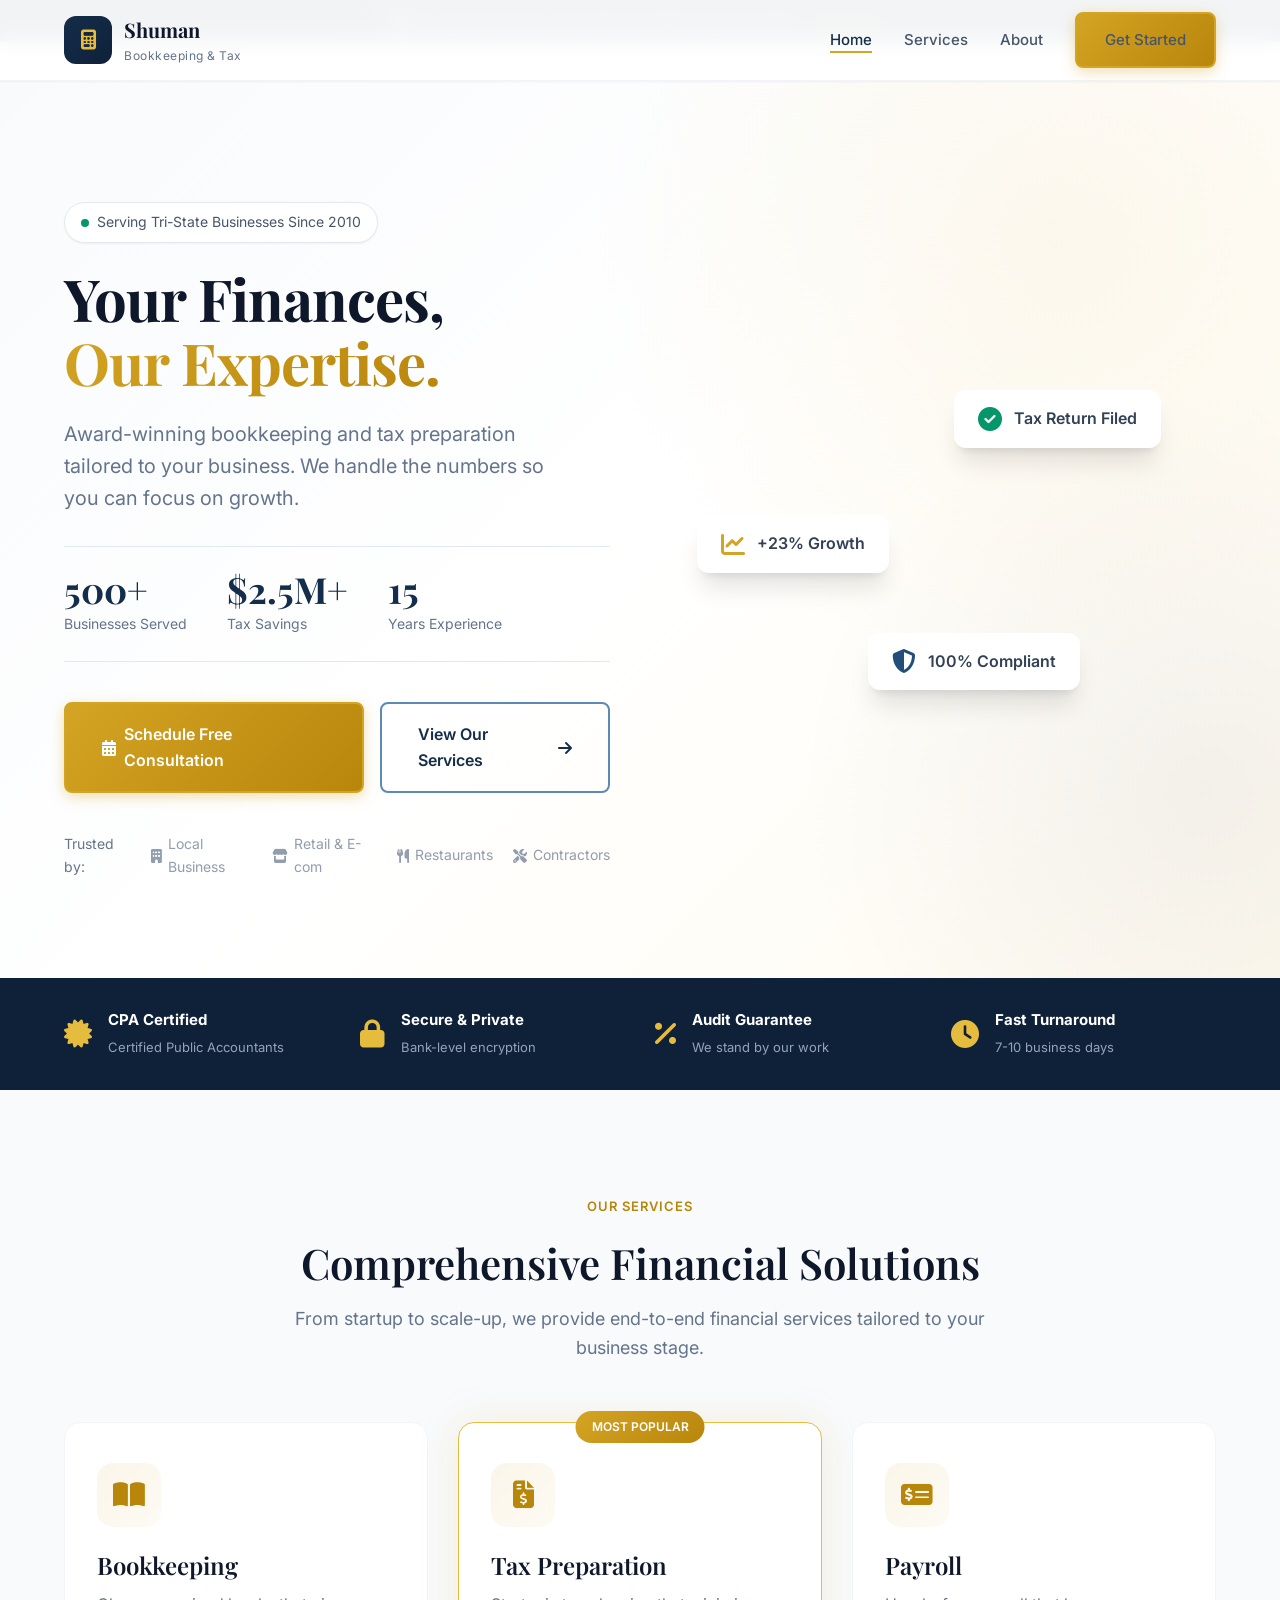
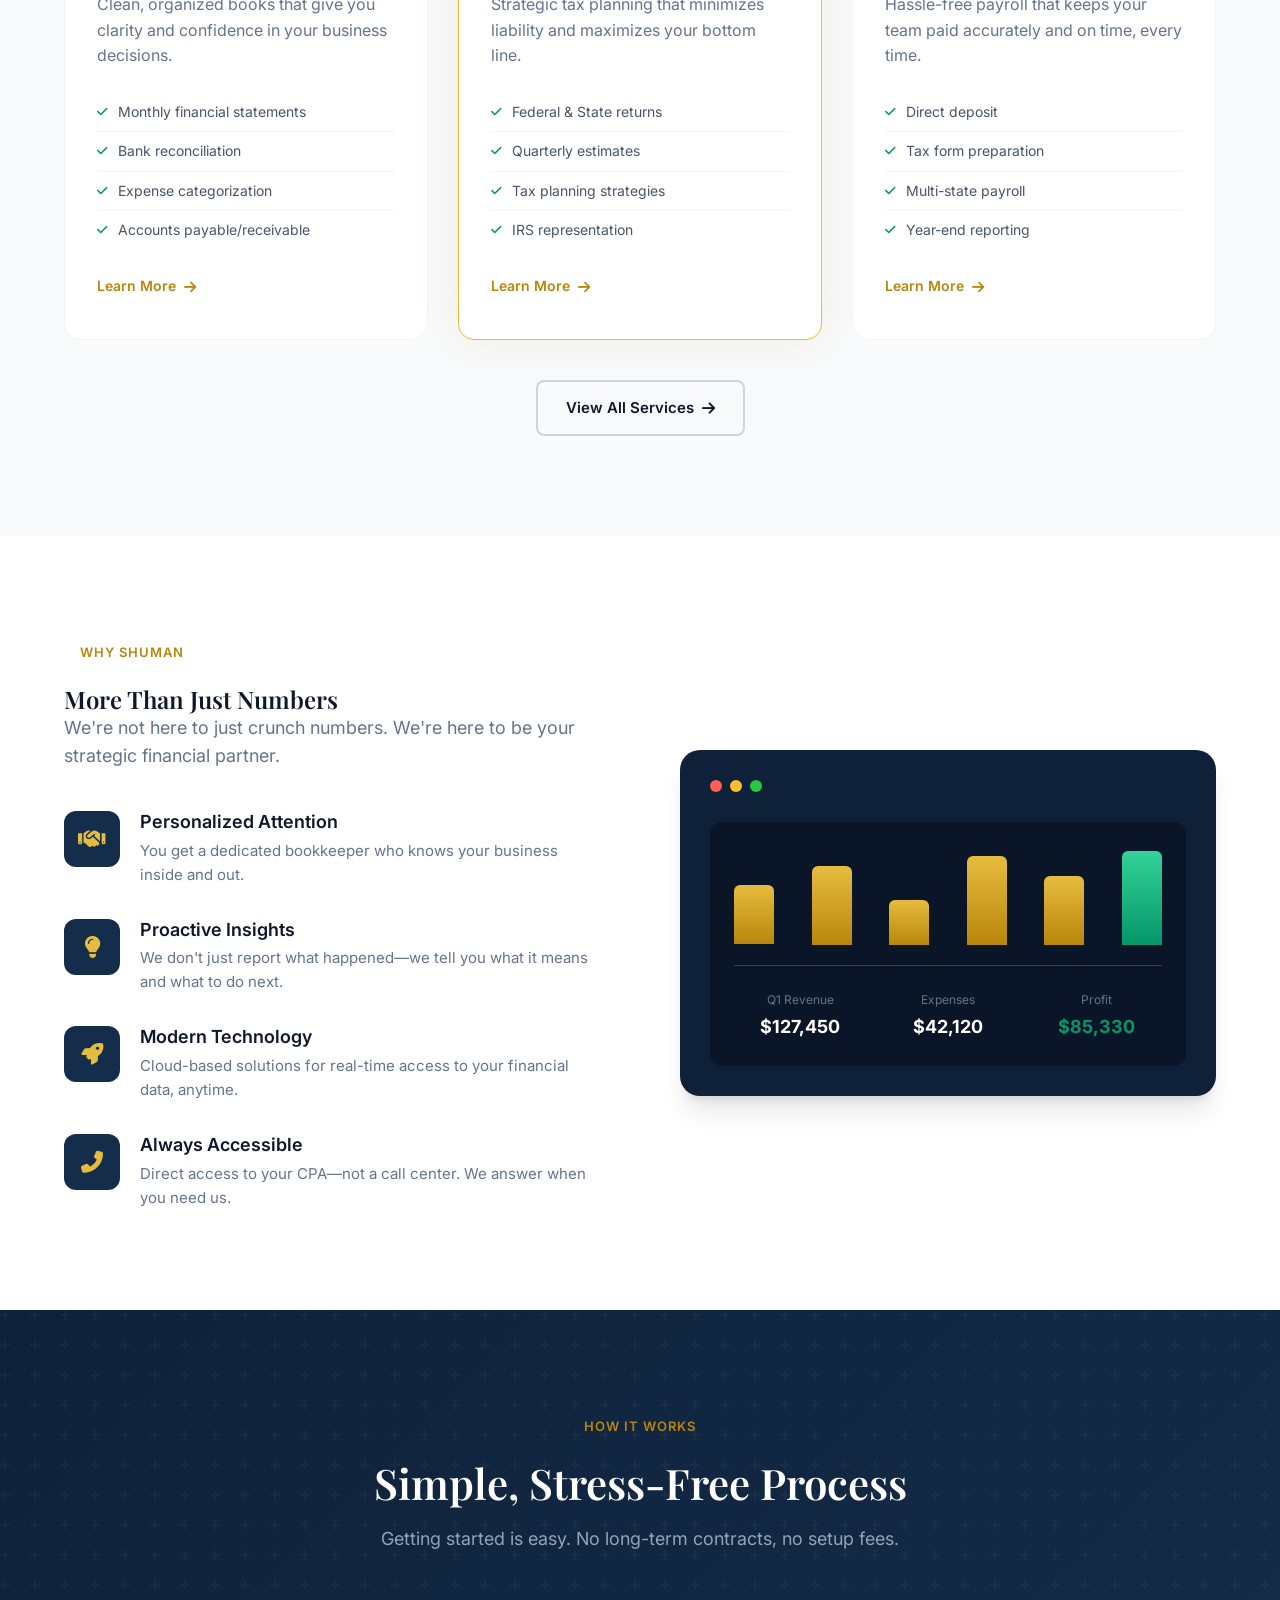
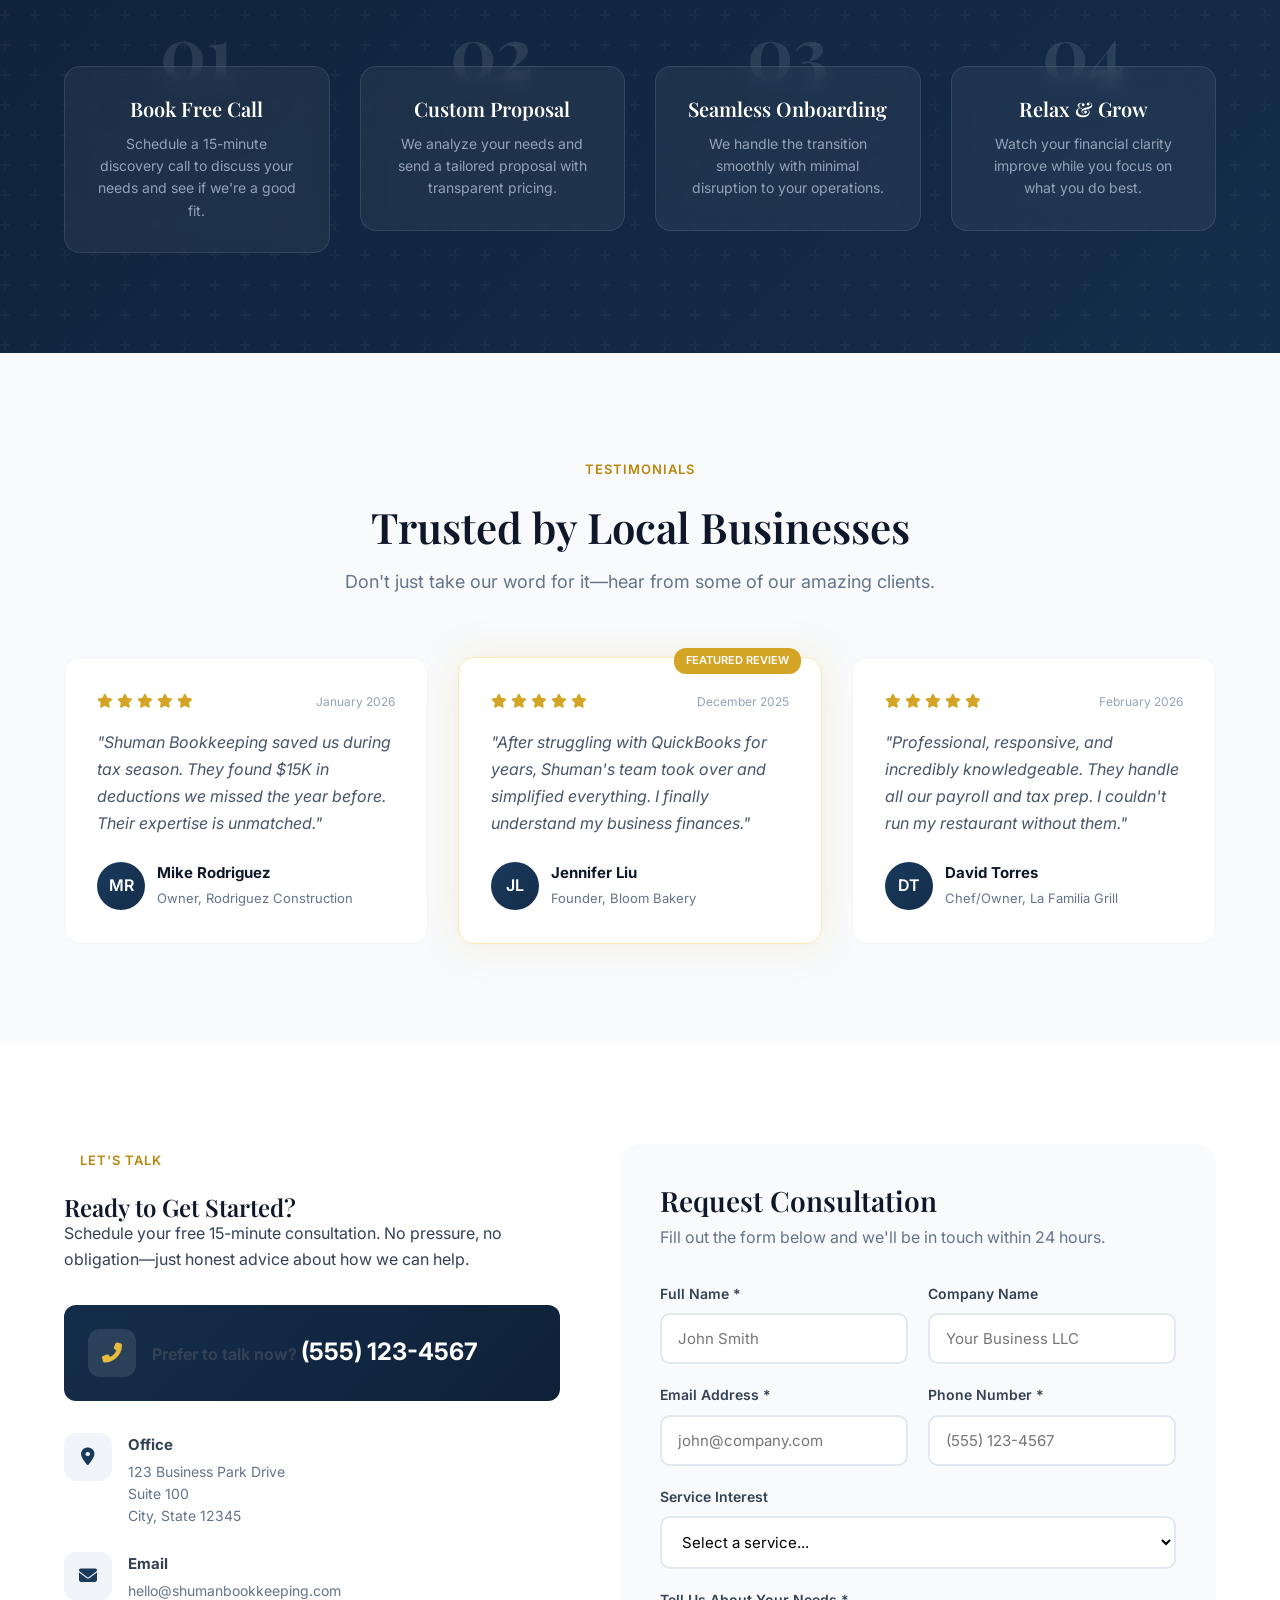
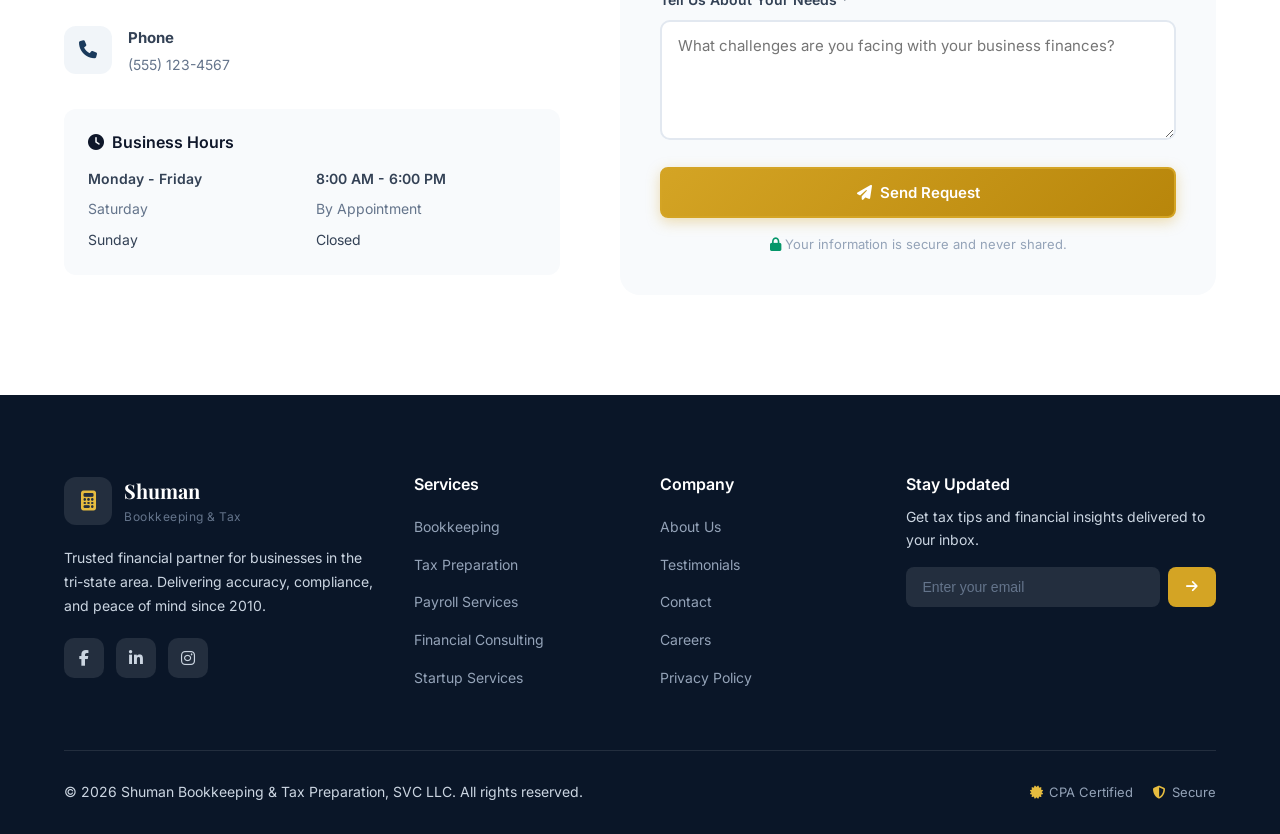
<file: index.html>
<!DOCTYPE html>
<html lang="en">
<head>
    <meta charset="UTF-8">
    <meta name="viewport" content="width=device-width, initial-scale=1.0">
    <title>Shuman Bookkeeping & Tax Preparation | Expert Financial Services</title>
    <meta name="description" content="Premium bookkeeping and tax preparation services for small businesses. Certified CPAs delivering accuracy, compliance, and financial peace of mind.">
    
    <!-- Fonts -->
    <link rel="preconnect" href="https://fonts.googleapis.com">
    <link rel="preconnect" href="https://fonts.gstatic.com" crossorigin>
    <link href="https://fonts.googleapis.com/css2?family=Playfair+Display:wght@400;500;600;700&family=Inter:wght@300;400;500;600;700&display=swap" rel="stylesheet">
    
    <!-- Icons -->
    <link rel="stylesheet" href="https://cdnjs.cloudflare.com/ajax/libs/font-awesome/6.5.1/css/all.min.css">
    
    <link rel="stylesheet" href="css/style.css">
</head>
<body>
    <!-- Announcement Bar -->
    <div class="announcement-bar">
        <div class="container">
            <p><i class="fas fa-calendar-check"></i> Tax Season Special: Free initial consultation for new clients <a href="#contact">Book Now</a></p>
        </div>
    </div>

    <!-- Navigation -->
    <nav class="navbar" id="navbar">
        <div class="container">
            <a href="index.html" class="logo">
                <div class="logo-mark">
                    <i class="fas fa-calculator"></i>
                </div>
                <div class="logo-text">
                    <span class="logo-company">Shuman</span>
                    <span class="logo-tagline">Bookkeeping & Tax</span>
                </div>
            </a>
            <button class="mobile-menu-btn" aria-label="Toggle menu">
                <span></span>
                <span></span>
                <span></span>
            </button>
            <ul class="nav-links">
                <li><a href="index.html" class="active">Home</a></li>
                <li><a href="services.html">Services</a></li>
                <li><a href="about.html">About</a></li>
                <li><a href="#contact" class="btn btn-primary">Get Started</a></li>
            </ul>
        </div>
    </nav>

    <!-- Hero Section -->
    <section class="hero" id="hero">
        <div class="hero-bg-pattern"></div>
        <div class="container">
            <div class="hero-content">
                <div class="hero-badge">
                    <span class="badge-dot"></span>
                    Serving Tri-State Businesses Since 2010
                </div>
                <h1 class="hero-title">Your Finances,<br><span class="text-gradient">Our Expertise.</span></h1>
                <p class="hero-subtitle">Award-winning bookkeeping and tax preparation tailored to your business. We handle the numbers so you can focus on growth.</p>
                
                <div class="hero-stats">
                    <div class="stat-item">
                        <span class="stat-number">500+</span>
                        <span class="stat-label">Businesses Served</span>
                    </div>
                    <div class="stat-item">
                        <span class="stat-number">$2.5M+</span>
                        <span class="stat-label">Tax Savings</span>
                    </div>
                    <div class="stat-item">
                        <span class="stat-number">15</span>
                        <span class="stat-label">Years Experience</span>
                    </div>
                </div>
                
                <div class="hero-actions">
                    <a href="#contact" class="btn btn-primary btn-lg">
                        <i class="fas fa-calendar-alt"></i> Schedule Free Consultation
                    </a>
                    <a href="services.html" class="btn btn-outline btn-lg">
                        View Our Services <i class="fas fa-arrow-right"></i>
                    </a>
                </div>
                
                <div class="hero-trust">
                    <span>Trusted by:</span>
                    <div class="trust-logos">
                        <span><i class="fas fa-building"></i> Local Business</span>
                        <span><i class="fas fa-store"></i> Retail & E-com</span>
                        <span><i class="fas fa-utensils"></i> Restaurants</span>
                        <span><i class="fas fa-tools"></i> Contractors</span>
                    </div>
                </div>
            </div>
            
            <div class="hero-visual">
                <div class="floating-card card-1">
                    <i class="fas fa-check-circle"></i>
                    <span>Tax Return Filed</span>
                </div>
                <div class="floating-card card-2">
                    <i class="fas fa-chart-line"></i>
                    <span>+23% Growth</span>
                </div>
                <div class="floating-card card-3">
                    <i class="fas fa-shield-alt"></i>
                    <span>100% Compliant</span>
                </div>
            </div>
        </div>
    </section>

    <!-- Trust Indicators -->
    <section class="trust-bar">
        <div class="container">
            <div class="trust-items">
                <div class="trust-item">
                    <i class="fas fa-certificate"></i>
                    <div>
                        <strong>CPA Certified</strong>
                        <span>Certified Public Accountants</span>
                    </div>
                </div>
                <div class="trust-item">
                    <i class="fas fa-lock"></i>
                    <div>
                        <strong>Secure & Private</strong>
                        <span>Bank-level encryption</span>
                    </div>
                </div>
                <div class="trust-item">
                    <i class="fas fa-percentage"></i>
                    <div>
                        <strong>Audit Guarantee</strong>
                        <span>We stand by our work</span>
                    </div>
                </div>
                <div class="trust-item">
                    <i class="fas fa-clock"></i>
                    <div>
                        <strong>Fast Turnaround</strong>
                        <span>7-10 business days</span>
                    </div>
                </div>
            </div>
        </div>
    </section>

    <!-- Services Overview -->
    <section class="services-preview" id="services">
        <div class="container">
            <div class="section-header">
                <span class="section-tag">Our Services</span>
                <h2>Comprehensive Financial Solutions</h2>
                <p>From startup to scale-up, we provide end-to-end financial services tailored to your business stage.</p>
            </div>
            
            <div class="services-grid">
                <div class="service-card" data-aos="fade-up" data-aos-delay="100">
                    <div class="service-icon">
                        <i class="fas fa-book-open"></i>
                    </div>
                    <h3>Bookkeeping</h3>
                    <p>Clean, organized books that give you clarity and confidence in your business decisions.</p>
                    <ul class="service-features">
                        <li><i class="fas fa-check"></i> Monthly financial statements</li>
                        <li><i class="fas fa-check"></i> Bank reconciliation</li>
                        <li><i class="fas fa-check"></i> Expense categorization</li>
                        <li><i class="fas fa-check"></i> Accounts payable/receivable</li>
                    </ul>
                    <a href="services.html#bookkeeping" class="service-link">Learn More <i class="fas fa-arrow-right"></i></a>
                </div>
                
                <div class="service-card featured" data-aos="fade-up" data-aos-delay="200">
                    <div class="service-badge">Most Popular</div>
                    <div class="service-icon">
                        <i class="fas fa-file-invoice-dollar"></i>
                    </div>
                    <h3>Tax Preparation</h3>
                    <p>Strategic tax planning that minimizes liability and maximizes your bottom line.</p>
                    <ul class="service-features">
                        <li><i class="fas fa-check"></i> Federal & State returns</li>
                        <li><i class="fas fa-check"></i> Quarterly estimates</li>
                        <li><i class="fas fa-check"></i> Tax planning strategies</li>
                        <li><i class="fas fa-check"></i> IRS representation</li>
                    </ul>
                    <a href="services.html#tax" class="service-link">Learn More <i class="fas fa-arrow-right"></i></a>
                </div>
                
                <div class="service-card" data-aos="fade-up" data-aos-delay="300">
                    <div class="service-icon">
                        <i class="fas fa-money-check-alt"></i>
                    </div>
                    <h3>Payroll</h3>
                    <p>Hassle-free payroll that keeps your team paid accurately and on time, every time.</p>
                    <ul class="service-features">
                        <li><i class="fas fa-check"></i> Direct deposit</li>
                        <li><i class="fas fa-check"></i> Tax form preparation</li>
                        <li><i class="fas fa-check"></i> Multi-state payroll</li>
                        <li><i class="fas fa-check"></i> Year-end reporting</li>
                    </ul>
                    <a href="services.html#payroll" class="service-link">Learn More <i class="fas fa-arrow-right"></i></a>
                </div>
            </div>
            
            <div class="services-cta">
                <a href="services.html" class="btn btn-outline-dark">View All Services <i class="fas fa-arrow-right"></i></a>
            </div>
        </div>
    </section>

    <!-- Why Choose Us -->
    <section class="why-us" id="why-us">
        <div class="container">
            <div class="why-us-grid">
                <div class="why-us-content">
                    <span class="section-tag">Why Shuman</span>
                    <h2>More Than Just Numbers</h2>
                    <p class="why-us-intro">We're not here to just crunch numbers. We're here to be your strategic financial partner.</p>
                    
                    <div class="why-us-list">
                        <div class="why-us-item">
                            <div class="why-us-icon">
                                <i class="fas fa-handshake"></i>
                            </div>
                            <div>
                                <h4>Personalized Attention</h4>
                                <p>You get a dedicated bookkeeper who knows your business inside and out.</p>
                            </div>
                        </div>
                        <div class="why-us-item">
                            <div class="why-us-icon">
                                <i class="fas fa-lightbulb"></i>
                            </div>
                            <div>
                                <h4>Proactive Insights</h4>
                                <p>We don't just report what happened—we tell you what it means and what to do next.</p>
                            </div>
                        </div>
                        <div class="why-us-item">
                            <div class="why-us-icon">
                                <i class="fas fa-rocket"></i>
                            </div>
                            <div>
                                <h4>Modern Technology</h4>
                                <p>Cloud-based solutions for real-time access to your financial data, anytime.</p>
                            </div>
                        </div>
                        <div class="why-us-item">
                            <div class="why-us-icon">
                                <i class="fas fa-phone-alt"></i>
                            </div>
                            <div>
                                <h4>Always Accessible</h4>
                                <p>Direct access to your CPA—not a call center. We answer when you need us.</p>
                            </div>
                        </div>
                    </div>
                </div>
                
                <div class="why-us-visual">
                    <div class="visual-card">
                        <div class="card-header">
                            <span class="card-dot red"></span>
                            <span class="card-dot yellow"></span>
                            <span class="card-dot green"></span>
                        </div>
                        <div class="card-content">
                            <div class="card-chart">
                                <div class="chart-bar" style="--height: 60%; --delay: 0.1s"></div>
                                <div class="chart-bar" style="--height: 80%; --delay: 0.2s"></div>
                                <div class="chart-bar" style="--height: 45%; --delay: 0.3s"></div>
                                <div class="chart-bar" style="--height: 90%; --delay: 0.4s"></div>
                                <div class="chart-bar" style="--height: 70%; --delay: 0.5s"></div>
                                <div class="chart-bar active" style="--height: 95%; --delay: 0.6s"></div>
                            </div>
                            <div class="card-stats">
                                <div><span>Q1 Revenue</span><strong>$127,450</strong></div>
                                <div><span>Expenses</span><strong>$42,120</strong></div>
                                <div><span>Profit</span><strong class="profit">$85,330</strong></div>
                            </div>
                        </div>
                    </div>
                </div>
            </div>
        </div>
    </section>

    <!-- Process -->
    <section class="process">
        <div class="container">
            <div class="section-header">
                <span class="section-tag">How It Works</span>
                <h2>Simple, Stress-Free Process</h2>
                <p>Getting started is easy. No long-term contracts, no setup fees.</p>
            </div>
            
            <div class="process-steps">
                <div class="process-step" data-aos="fade-up" data-aos-delay="100">
                    <div class="step-number">01</div>
                    <div class="step-content">
                        <h3>Book Free Call</h3>
                        <p>Schedule a 15-minute discovery call to discuss your needs and see if we're a good fit.</p>
                    </div>
                </div>
                <div class="process-step" data-aos="fade-up" data-aos-delay="200">
                    <div class="step-number">02</div>
                    <div class="step-content">
                        <h3>Custom Proposal</h3>
                        <p>We analyze your needs and send a tailored proposal with transparent pricing.</p>
                    </div>
                </div>
                <div class="process-step" data-aos="fade-up" data-aos-delay="300">
                    <div class="step-number">03</div>
                    <div class="step-content">
                        <h3>Seamless Onboarding</h3>
                        <p>We handle the transition smoothly with minimal disruption to your operations.</p>
                    </div>
                </div>
                <div class="process-step" data-aos="fade-up" data-aos-delay="400">
                    <div class="step-number">04</div>
                    <div class="step-content">
                        <h3>Relax & Grow</h3>
                        <p>Watch your financial clarity improve while you focus on what you do best.</p>
                    </div>
                </div>
            </div>
        </div>
    </section>

    <!-- Testimonials -->
    <section class="testimonials" id="testimonials">
        <div class="container">
            <div class="section-header">
                <span class="section-tag">Testimonials</span>
                <h2>Trusted by Local Businesses</h2>
                <p>Don't just take our word for it—hear from some of our amazing clients.</p>
            </div>
            
            <div class="testimonials-grid">
                <div class="testimonial-card">
                    <div class="testimonial-header">
                        <div class="testimonial-stars">
                            <i class="fas fa-star"></i>
                            <i class="fas fa-star"></i>
                            <i class="fas fa-star"></i>
                            <i class="fas fa-star"></i>
                            <i class="fas fa-star"></i>
                        </div>
                        <span class="testimonial-date">January 2026</span>
                    </div>
                    <p class="testimonial-text">"Shuman Bookkeeping saved us during tax season. They found $15K in deductions we missed the year before. Their expertise is unmatched."</p>
                    <div class="testimonial-author">
                        <div class="author-avatar">MR</div>
                        <div class="author-info">
                            <strong>Mike Rodriguez</strong>
                            <span>Owner, Rodriguez Construction</span>
                        </div>
                    </div>
                </div>
                
                <div class="testimonial-card featured">
                    <div class="testimonial-badge">Featured Review</div>
                    <div class="testimonial-header">
                        <div class="testimonial-stars">
                            <i class="fas fa-star"></i>
                            <i class="fas fa-star"></i>
                            <i class="fas fa-star"></i>
                            <i class="fas fa-star"></i>
                            <i class="fas fa-star"></i>
                        </div>
                        <span class="testimonial-date">December 2025</span>
                    </div>
                    <p class="testimonial-text">"After struggling with QuickBooks for years, Shuman's team took over and simplified everything. I finally understand my business finances."</p>
                    <div class="testimonial-author">
                        <div class="author-avatar">JL</div>
                        <div class="author-info">
                            <strong>Jennifer Liu</strong>
                            <span>Founder, Bloom Bakery</span>
                        </div>
                    </div>
                </div>
                
                <div class="testimonial-card">
                    <div class="testimonial-header">
                        <div class="testimonial-stars">
                            <i class="fas fa-star"></i>
                            <i class="fas fa-star"></i>
                            <i class="fas fa-star"></i>
                            <i class="fas fa-star"></i>
                            <i class="fas fa-star"></i>
                        </div>
                        <span class="testimonial-date">February 2026</span>
                    </div>
                    <p class="testimonial-text">"Professional, responsive, and incredibly knowledgeable. They handle all our payroll and tax prep. I couldn't run my restaurant without them."</p>
                    <div class="testimonial-author">
                        <div class="author-avatar">DT</div>
                        <div class="author-info">
                            <strong>David Torres</strong>
                            <span>Chef/Owner, La Familia Grill</span>
                        </div>
                    </div>
                </div>
            </div>
        </div>
    </section>

    <!-- Contact Section -->
    <section class="contact" id="contact">
        <div class="container">
            <div class="contact-grid">
                <div class="contact-info">
                    <span class="section-tag">Let's Talk</span>
                    <h2>Ready to Get Started?</h2>
                    <p>Schedule your free 15-minute consultation. No pressure, no obligation—just honest advice about how we can help.</p>
                    
                    <div class="contact-cta-box">
                        <div class="cta-icon"><i class="fas fa-phone-alt"></i></div>
                        <div>
                            <strong>Prefer to talk now?</strong>
                            <a href="tel:+15551234567" class="cta-phone">(555) 123-4567</a>
                        </div>
                    </div>
                    
                    <div class="contact-details">
                        <div class="contact-item">
                            <div class="contact-icon"><i class="fas fa-map-marker-alt"></i></div>
                            <div>
                                <strong>Office</strong>
                                <p>123 Business Park Drive<br>Suite 100<br>City, State 12345</p>
                            </div>
                        </div>
                        <div class="contact-item">
                            <div class="contact-icon"><i class="fas fa-envelope"></i></div>
                            <div>
                                <strong>Email</strong>
                                <p>hello@shumanbookkeeping.com</p>
                            </div>
                        </div>
                        <div class="contact-item">
                            <div class="contact-icon"><i class="fas fa-phone"></i></div>
                            <div>
                                <strong>Phone</strong>
                                <p>(555) 123-4567</p>
                            </div>
                        </div>
                    </div>
                    
                    <div class="business-hours">
                        <h4><i class="fas fa-clock"></i> Business Hours</h4>
                        <div class="hours-grid">
                            <span>Monday - Friday</span>
                            <span>8:00 AM - 6:00 PM</span>
                            <span>Saturday</span>
                            <span>By Appointment</span>
                            <span>Sunday</span>
                            <span>Closed</span>
                        </div>
                    </div>
                </div>
                
                <div class="contact-form-wrapper">
                    <div class="form-header">
                        <h3>Request Consultation</h3>
                        <p>Fill out the form below and we'll be in touch within 24 hours.</p>
                    </div>
                    <form class="contact-form" id="contactForm">
                        <div class="form-row">
                            <div class="form-group">
                                <label for="name">Full Name *</label>
                                <input type="text" id="name" name="name" required placeholder="John Smith">
                            </div>
                            <div class="form-group">
                                <label for="company">Company Name</label>
                                <input type="text" id="company" name="company" placeholder="Your Business LLC">
                            </div>
                        </div>
                        <div class="form-row">
                            <div class="form-group">
                                <label for="email">Email Address *</label>
                                <input type="email" id="email" name="email" required placeholder="john@company.com">
                            </div>
                            <div class="form-group">
                                <label for="phone">Phone Number *</label>
                                <input type="tel" id="phone" name="phone" required placeholder="(555) 123-4567">
                            </div>
                        </div>
                        <div class="form-group">
                            <label for="service">Service Interest</label>
                            <select id="service" name="service">
                                <option value="">Select a service...</option>
                                <option value="bookkeeping">Monthly Bookkeeping</option>
                                <option value="tax-prep">Tax Preparation</option>
                                <option value="payroll">Payroll Services</option>
                                <option value="startup">Startup Advisory</option>
                                <option value="other">Other</option>
                            </select>
                        </div>
                        <div class="form-group">
                            <label for="message">Tell Us About Your Needs *</label>
                            <textarea id="message" name="message" rows="4" required placeholder="What challenges are you facing with your business finances?"></textarea>
                        </div>
                        <button type="submit" class="btn btn-primary btn-block">
                            <i class="fas fa-paper-plane"></i> Send Request
                        </button>
                        <p class="form-disclaimer"><i class="fas fa-lock"></i> Your information is secure and never shared.</p>
                    </form>
                </div>
            </div>
        </div>
    </section>

    <!-- Footer -->
    <footer class="footer">
        <div class="container">
            <div class="footer-grid">
                <div class="footer-brand">
                    <a href="index.html" class="logo">
                        <div class="logo-mark">
                            <i class="fas fa-calculator"></i>
                        </div>
                        <div class="logo-text">
                            <span class="logo-company">Shuman</span>
                            <span class="logo-tagline">Bookkeeping & Tax</span>
                        </div>
                    </a>
                    <p>Trusted financial partner for businesses in the tri-state area. Delivering accuracy, compliance, and peace of mind since 2010.</p>
                    <div class="social-links">
                        <a href="#" aria-label="Facebook"><i class="fab fa-facebook-f"></i></a>
                        <a href="#" aria-label="LinkedIn"><i class="fab fa-linkedin-in"></i></a>
                        <a href="#" aria-label="Instagram"><i class="fab fa-instagram"></i></a>
                    </div>
                </div>
                
                <div class="footer-links">
                    <h4>Services</h4>
                    <ul>
                        <li><a href="services.html">Bookkeeping</a></li>
                        <li><a href="services.html">Tax Preparation</a></li>
                        <li><a href="services.html">Payroll Services</a></li>
                        <li><a href="services.html">Financial Consulting</a></li>
                        <li><a href="services.html">Startup Services</a></li>
                    </ul>
                </div>
                
                <div class="footer-links">
                    <h4>Company</h4>
                    <ul>
                        <li><a href="about.html">About Us</a></li>
                        <li><a href="#testimonials">Testimonials</a></li>
                        <li><a href="#contact">Contact</a></li>
                        <li><a href="#">Careers</a></li>
                        <li><a href="#">Privacy Policy</a></li>
                    </ul>
                </div>
                
                <div class="footer-newsletter">
                    <h4>Stay Updated</h4>
                    <p>Get tax tips and financial insights delivered to your inbox.</p>
                    <form class="newsletter-form">
                        <input type="email" placeholder="Enter your email">
                        <button type="submit"><i class="fas fa-arrow-right"></i></button>
                    </form>
                </div>
            </div>
            
            <div class="footer-bottom">
                <p>&copy; 2026 Shuman Bookkeeping & Tax Preparation, SVC LLC. All rights reserved.</p>
                <div class="footer-badges">
                    <span><i class="fas fa-certificate"></i> CPA Certified</span>
                    <span><i class="fas fa-shield-alt"></i> Secure</span>
                </div>
            </div>
        </div>
    </footer>

    <script src="https://unpkg.com/aos@2.3.1/dist/aos.js"></script>
    <script src="js/main.js"></script>
    <script>
        // Initialize AOS
        AOS.init({
            duration: 800,
            easing: 'ease-out-cubic',
            once: true
        });
    </script>
</body>
</html>
</file>
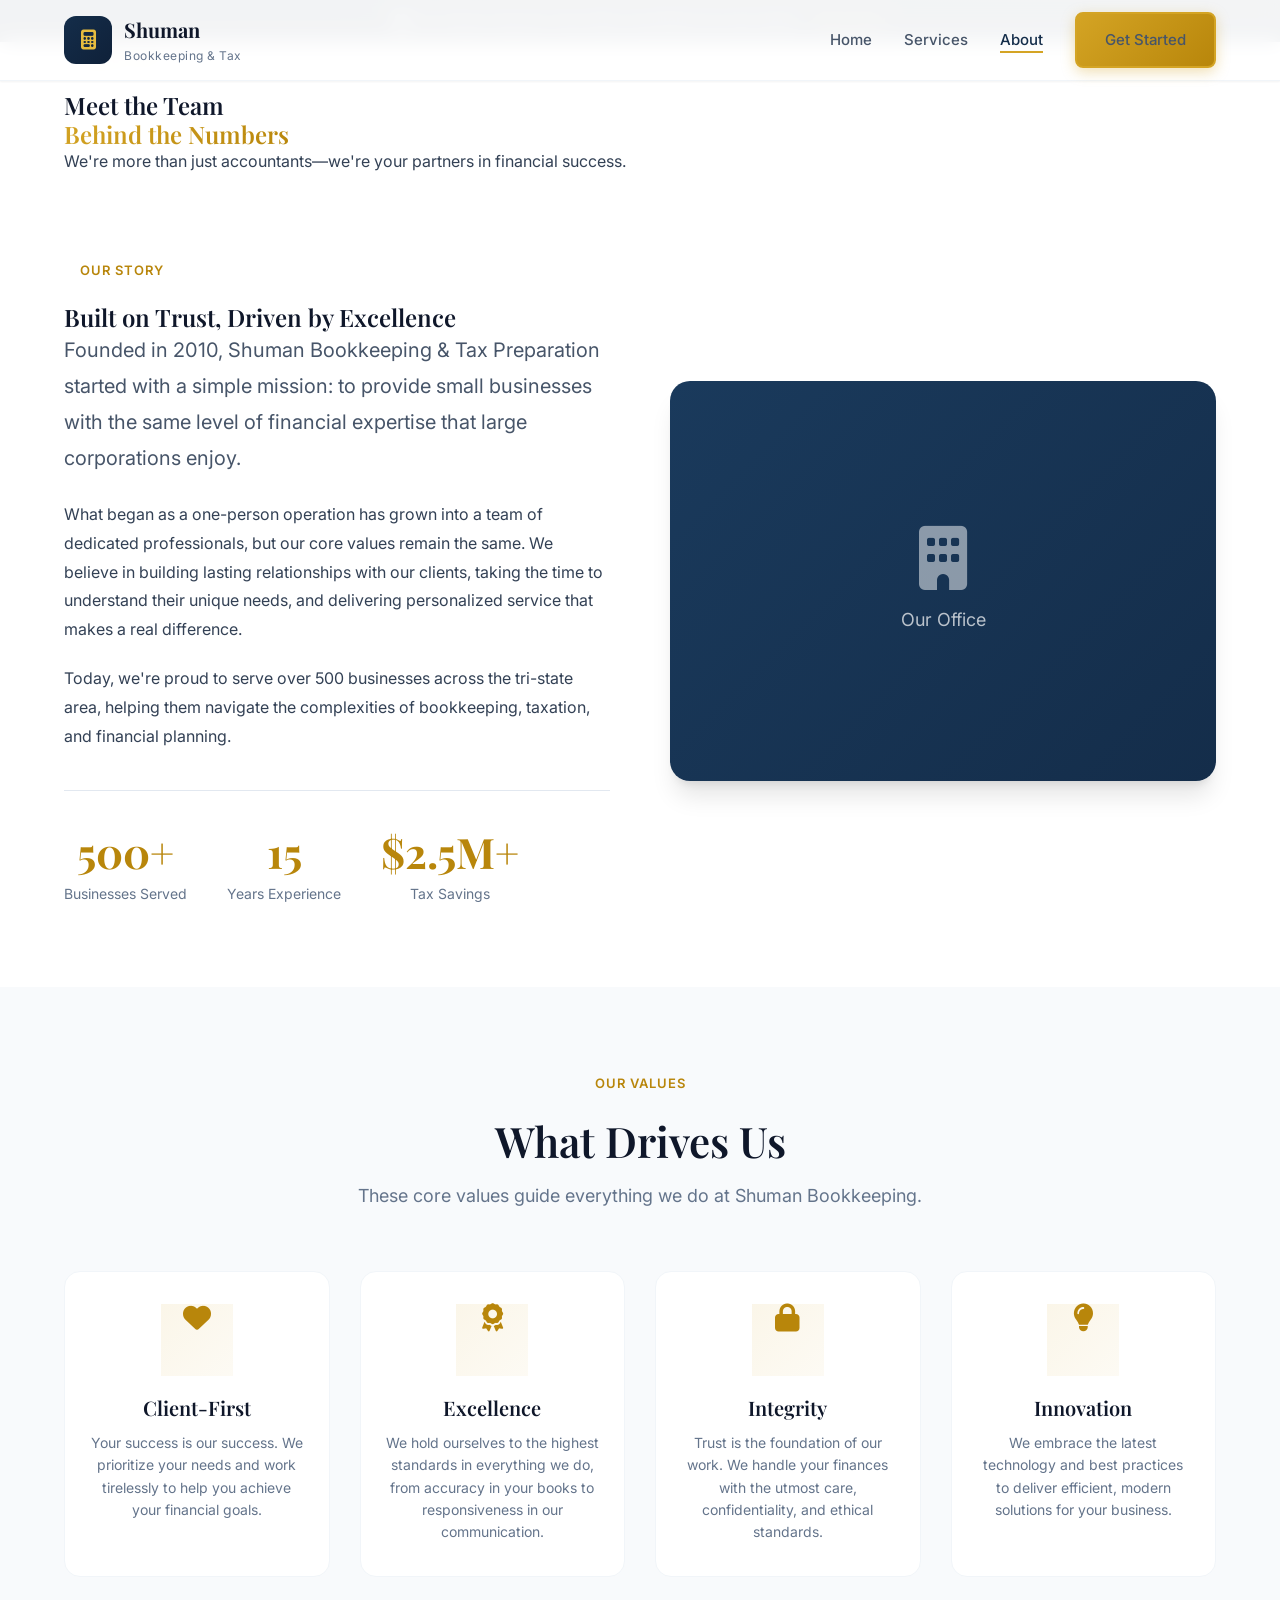
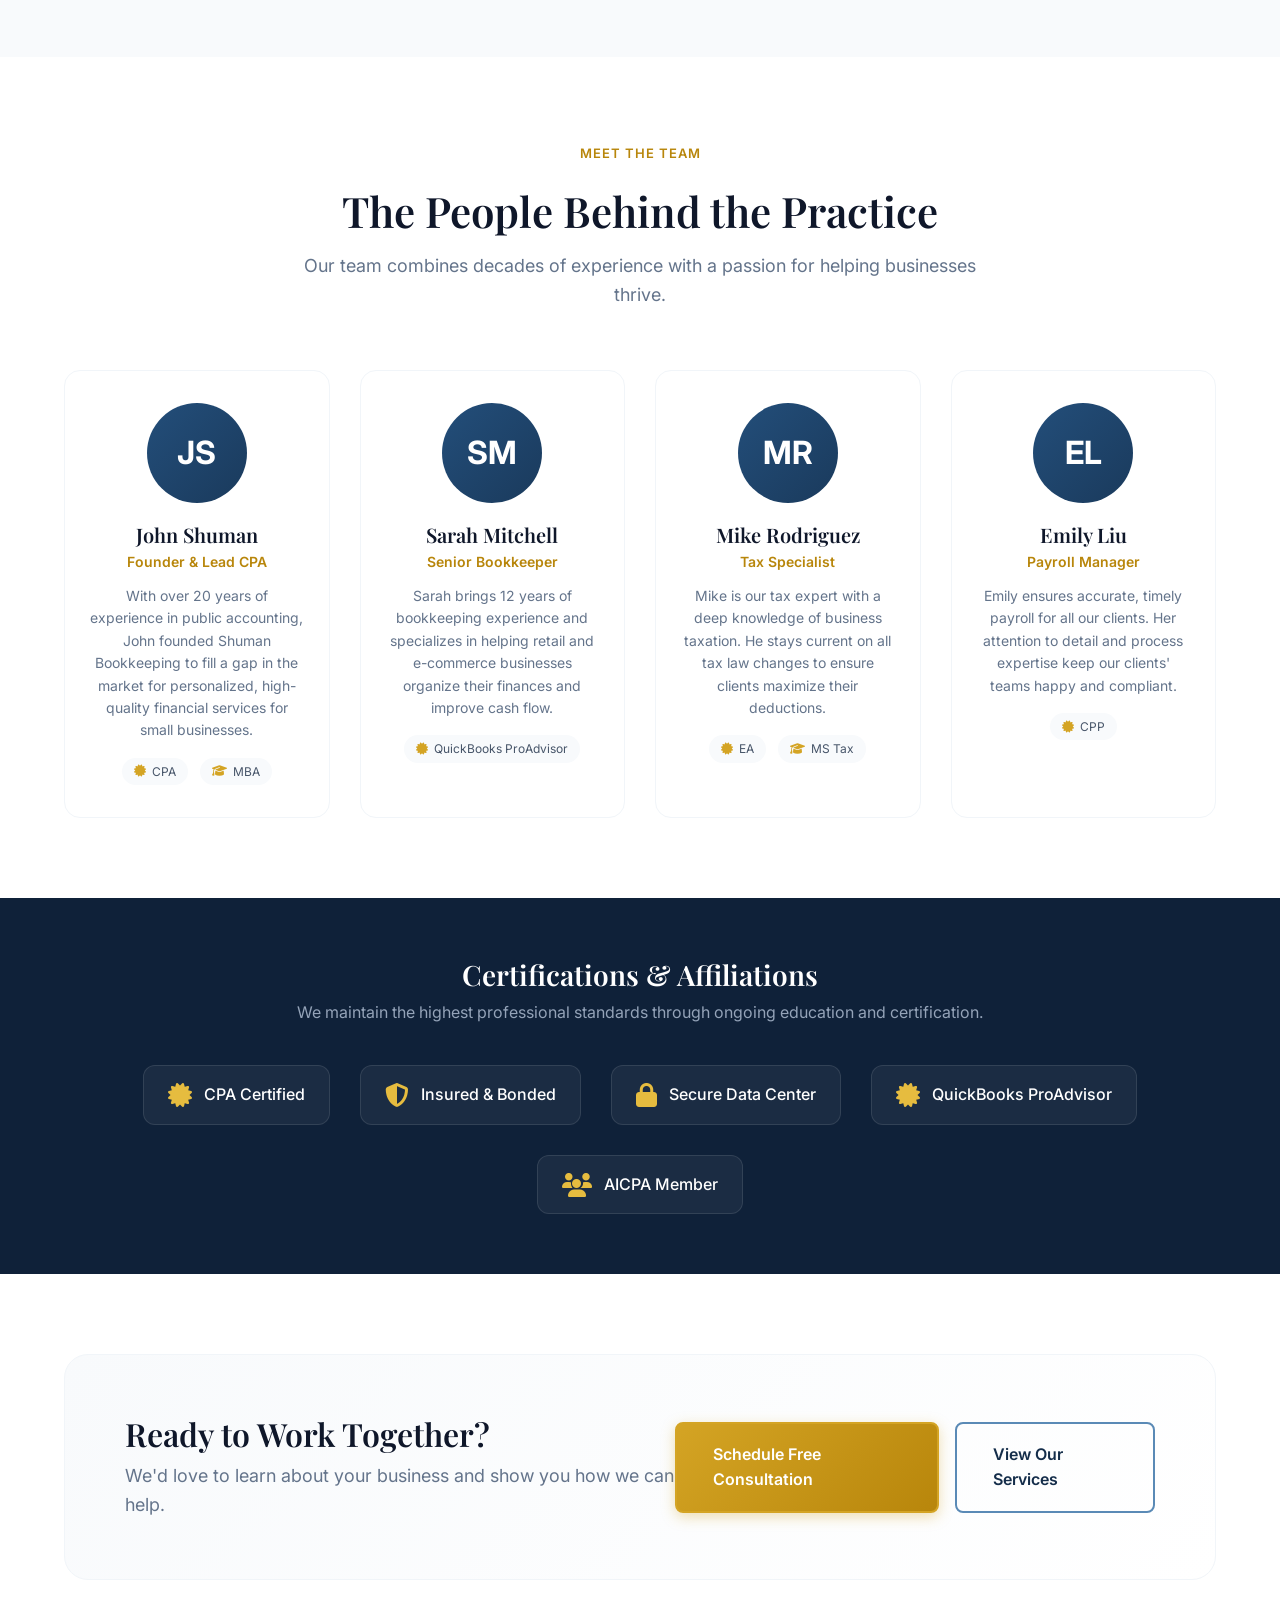
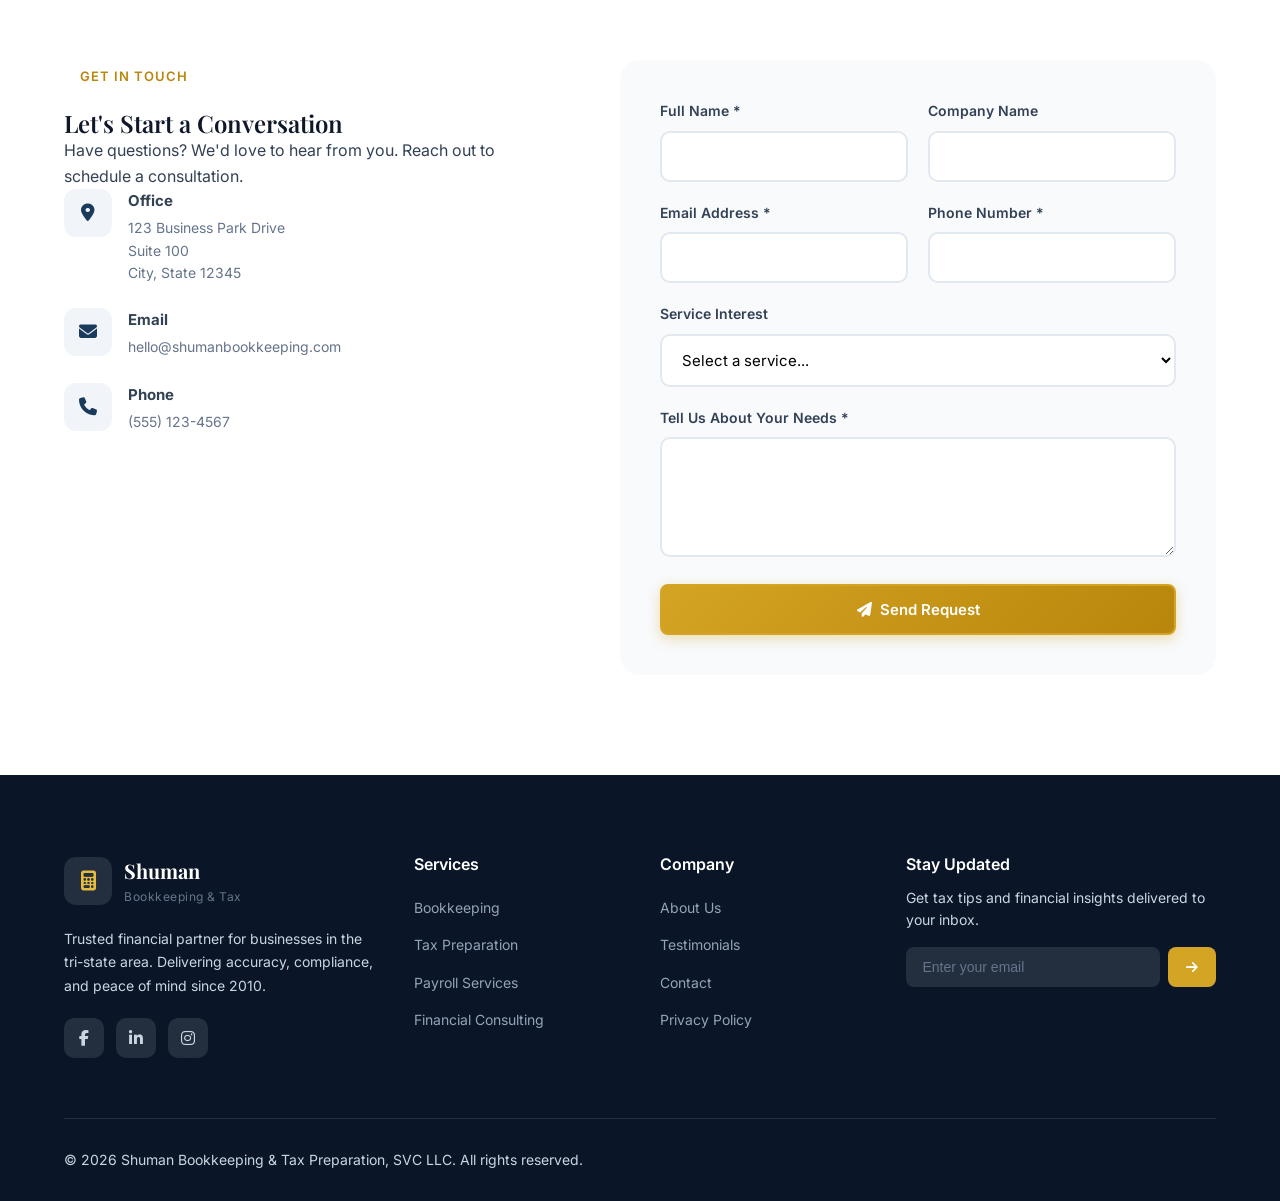
<file: about.html>
<!DOCTYPE html>
<html lang="en">
<head>
    <meta charset="UTF-8">
    <meta name="viewport" content="width=device-width, initial-scale=1.0">
    <title>About Us | Shuman Bookkeeping & Tax Preparation</title>
    <meta name="description" content="Learn about Shuman Bookkeeping & Tax Preparation - our team, our values, and our mission to help small businesses succeed.">
    
    <!-- Fonts -->
    <link rel="preconnect" href="https://fonts.googleapis.com">
    <link rel="preconnect" href="https://fonts.gstatic.com" crossorigin>
    <link href="https://fonts.googleapis.com/css2?family=Playfair+Display:wght@400;500;600;700&family=Inter:wght@300;400;500;600;700&display=swap" rel="stylesheet">
    
    <!-- Icons -->
    <link rel="stylesheet" href="https://cdnjs.cloudflare.com/ajax/libs/font-awesome/6.5.1/css/all.min.css">
    
    <link rel="stylesheet" href="css/style.css">
    <link rel="stylesheet" href="css/about.css">
</head>
<body>
    <!-- Announcement Bar -->
    <div class="announcement-bar">
        <div class="container">
            <p><i class="fas fa-calendar-check"></i> Tax Season Special: Free initial consultation for new clients <a href="#contact">Book Now</a></p>
        </div>
    </div>

    <!-- Navigation -->
    <nav class="navbar" id="navbar">
        <div class="container">
            <a href="index.html" class="logo">
                <div class="logo-mark">
                    <i class="fas fa-calculator"></i>
                </div>
                <div class="logo-text">
                    <span class="logo-company">Shuman</span>
                    <span class="logo-tagline">Bookkeeping & Tax</span>
                </div>
            </a>
            <button class="mobile-menu-btn" aria-label="Toggle menu">
                <span></span>
                <span></span>
                <span></span>
            </button>
            <ul class="nav-links">
                <li><a href="index.html">Home</a></li>
                <li><a href="services.html">Services</a></li>
                <li><a href="about.html" class="active">About</a></li>
                <li><a href="index.html#contact" class="btn btn-primary">Get Started</a></li>
            </ul>
        </div>
    </nav>

    <!-- Page Header -->
    <section class="page-header">
        <div class="container">
            <span class="section-tag">About Us</span>
            <h1>Meet the Team<br><span class="text-gradient">Behind the Numbers</span></h1>
            <p>We're more than just accountants—we're your partners in financial success.</p>
        </div>
    </section>

    <!-- Story Section -->
    <section class="our-story">
        <div class="container">
            <div class="story-grid">
                <div class="story-content">
                    <span class="section-tag">Our Story</span>
                    <h2>Built on Trust, Driven by Excellence</h2>
                    <p class="lead">Founded in 2010, Shuman Bookkeeping & Tax Preparation started with a simple mission: to provide small businesses with the same level of financial expertise that large corporations enjoy.</p>
                    
                    <p>What began as a one-person operation has grown into a team of dedicated professionals, but our core values remain the same. We believe in building lasting relationships with our clients, taking the time to understand their unique needs, and delivering personalized service that makes a real difference.</p>
                    
                    <p>Today, we're proud to serve over 500 businesses across the tri-state area, helping them navigate the complexities of bookkeeping, taxation, and financial planning.</p>
                    
                    <div class="story-stats">
                        <div class="story-stat">
                            <span class="stat-number">500+</span>
                            <span class="stat-label">Businesses Served</span>
                        </div>
                        <div class="story-stat">
                            <span class="stat-number">15</span>
                            <span class="stat-label">Years Experience</span>
                        </div>
                        <div class="story-stat">
                            <span class="stat-number">$2.5M+</span>
                            <span class="stat-label">Tax Savings</span>
                        </div>
                    </div>
                </div>
                
                <div class="story-visual">
                    <div class="story-image">
                        <div class="image-placeholder">
                            <i class="fas fa-building"></i>
                            <span>Our Office</span>
                        </div>
                    </div>
                </div>
            </div>
        </div>
    </section>

    <!-- Values Section -->
    <section class="our-values">
        <div class="container">
            <div class="section-header">
                <span class="section-tag">Our Values</span>
                <h2>What Drives Us</h2>
                <p>These core values guide everything we do at Shuman Bookkeeping.</p>
            </div>
            
            <div class="values-grid">
                <div class="value-card">
                    <div class="value-icon">
                        <i class="fas fa-heart"></i>
                    </div>
                    <h3>Client-First</h3>
                    <p>Your success is our success. We prioritize your needs and work tirelessly to help you achieve your financial goals.</p>
                </div>
                
                <div class="value-card">
                    <div class="value-icon">
                        <i class="fas fa-award"></i>
                    </div>
                    <h3>Excellence</h3>
                    <p>We hold ourselves to the highest standards in everything we do, from accuracy in your books to responsiveness in our communication.</p>
                </div>
                
                <div class="value-card">
                    <div class="value-icon">
                        <i class="fas fa-lock"></i>
                    </div>
                    <h3>Integrity</h3>
                    <p>Trust is the foundation of our work. We handle your finances with the utmost care, confidentiality, and ethical standards.</p>
                </div>
                
                <div class="value-card">
                    <div class="value-icon">
                        <i class="fas fa-lightbulb"></i>
                    </div>
                    <h3>Innovation</h3>
                    <p>We embrace the latest technology and best practices to deliver efficient, modern solutions for your business.</p>
                </div>
            </div>
        </div>
    </section>

    <!-- Team Section -->
    <section class="our-team">
        <div class="container">
            <div class="section-header">
                <span class="section-tag">Meet The Team</span>
                <h2>The People Behind the Practice</h2>
                <p>Our team combines decades of experience with a passion for helping businesses thrive.</p>
            </div>
            
            <div class="team-grid">
                <div class="team-card">
                    <div class="team-photo">
                        <div class="photo-placeholder">JS</div>
                    </div>
                    <h3>John Shuman</h3>
                    <span class="team-title">Founder & Lead CPA</span>
                    <p>With over 20 years of experience in public accounting, John founded Shuman Bookkeeping to fill a gap in the market for personalized, high-quality financial services for small businesses.</p>
                    <div class="team-credentials">
                        <span><i class="fas fa-certificate"></i> CPA</span>
                        <span><i class="fas fa-graduation-cap"></i> MBA</span>
                    </div>
                </div>
                
                <div class="team-card">
                    <div class="team-photo">
                        <div class="photo-placeholder">SM</div>
                    </div>
                    <h3>Sarah Mitchell</h3>
                    <span class="team-title">Senior Bookkeeper</span>
                    <p>Sarah brings 12 years of bookkeeping experience and specializes in helping retail and e-commerce businesses organize their finances and improve cash flow.</p>
                    <div class="team-credentials">
                        <span><i class="fas fa-certificate"></i> QuickBooks ProAdvisor</span>
                    </div>
                </div>
                
                <div class="team-card">
                    <div class="team-photo">
                        <div class="photo-placeholder">MR</div>
                    </div>
                    <h3>Mike Rodriguez</h3>
                    <span class="team-title">Tax Specialist</span>
                    <p>Mike is our tax expert with a deep knowledge of business taxation. He stays current on all tax law changes to ensure clients maximize their deductions.</p>
                    <div class="team-credentials">
                        <span><i class="fas fa-certificate"></i> EA</span>
                        <span><i class="fas fa-graduation-cap"></i> MS Tax</span>
                    </div>
                </div>
                
                <div class="team-card">
                    <div class="team-photo">
                        <div class="photo-placeholder">EL</div>
                    </div>
                    <h3>Emily Liu</h3>
                    <span class="team-title">Payroll Manager</span>
                    <p>Emily ensures accurate, timely payroll for all our clients. Her attention to detail and process expertise keep our clients' teams happy and compliant.</p>
                    <div class="team-credentials">
                        <span><i class="fas fa-certificate"></i> CPP</span>
                    </div>
                </div>
            </div>
        </div>
    </section>

    <!-- Trust Section -->
    <section class="trust-indicators">
        <div class="container">
            <div class="trust-content">
                <h2>Certifications & Affiliations</h2>
                <p>We maintain the highest professional standards through ongoing education and certification.</p>
            </div>
            
            <div class="trust-badges">
                <div class="trust-badge">
                    <i class="fas fa-certificate"></i>
                    <span>CPA Certified</span>
                </div>
                <div class="trust-badge">
                    <i class="fas fa-shield-alt"></i>
                    <span>Insured & Bonded</span>
                </div>
                <div class="trust-badge">
                    <i class="fas fa-lock"></i>
                    <span>Secure Data Center</span>
                </div>
                <div class="trust-badge">
                    <i class="fas fa-certificate"></i>
                    <span>QuickBooks ProAdvisor</span>
                </div>
                <div class="trust-badge">
                    <i class="fas fa-users"></i>
                    <span>AICPA Member</span>
                </div>
            </div>
        </div>
    </section>

    <!-- CTA Section -->
    <section class="cta-section">
        <div class="container">
            <div class="cta-box">
                <div class="cta-content">
                    <h2>Ready to Work Together?</h2>
                    <p> We'd love to learn about your business and show you how we can help.</p>
                </div>
                <div class="cta-actions">
                    <a href="#contact" class="btn btn-primary btn-lg">Schedule Free Consultation</a>
                    <a href="services.html" class="btn btn-outline btn-lg">View Our Services</a>
                </div>
            </div>
        </div>
    </section>

    <!-- Contact Section -->
    <section class="contact" id="contact">
        <div class="container">
            <div class="contact-grid">
                <div class="contact-info">
                    <span class="section-tag">Get In Touch</span>
                    <h2>Let's Start a Conversation</h2>
                    <p>Have questions? We'd love to hear from you. Reach out to schedule a consultation.</p>
                    
                    <div class="contact-details">
                        <div class="contact-item">
                            <div class="contact-icon"><i class="fas fa-map-marker-alt"></i></div>
                            <div>
                                <strong>Office</strong>
                                <p>123 Business Park Drive<br>Suite 100<br>City, State 12345</p>
                            </div>
                        </div>
                        <div class="contact-item">
                            <div class="contact-icon"><i class="fas fa-envelope"></i></div>
                            <div>
                                <strong>Email</strong>
                                <p>hello@shumanbookkeeping.com</p>
                            </div>
                        </div>
                        <div class="contact-item">
                            <div class="contact-icon"><i class="fas fa-phone"></i></div>
                            <div>
                                <strong>Phone</strong>
                                <p>(555) 123-4567</p>
                            </div>
                        </div>
                    </div>
                </div>
                
                <div class="contact-form-wrapper">
                    <form class="contact-form" id="contactForm">
                        <div class="form-row">
                            <div class="form-group">
                                <label for="name">Full Name *</label>
                                <input type="text" id="name" name="name" required>
                            </div>
                            <div class="form-group">
                                <label for="company">Company Name</label>
                                <input type="text" id="company" name="company">
                            </div>
                        </div>
                        <div class="form-row">
                            <div class="form-group">
                                <label for="email">Email Address *</label>
                                <input type="email" id="email" name="email" required>
                            </div>
                            <div class="form-group">
                                <label for="phone">Phone Number *</label>
                                <input type="tel" id="phone" name="phone" required>
                            </div>
                        </div>
                        <div class="form-group">
                            <label for="service">Service Interest</label>
                            <select id="service" name="service">
                                <option value="">Select a service...</option>
                                <option value="bookkeeping">Monthly Bookkeeping</option>
                                <option value="tax-prep">Tax Preparation</option>
                                <option value="payroll">Payroll Services</option>
                                <option value="consulting">Financial Consulting</option>
                                <option value="other">Other</option>
                            </select>
                        </div>
                        <div class="form-group">
                            <label for="message">Tell Us About Your Needs *</label>
                            <textarea id="message" name="message" rows="4" required></textarea>
                        </div>
                        <button type="submit" class="btn btn-primary btn-block">
                            <i class="fas fa-paper-plane"></i> Send Request
                        </button>
                    </form>
                </div>
            </div>
        </div>
    </section>

    <!-- Footer -->
    <footer class="footer">
        <div class="container">
            <div class="footer-grid">
                <div class="footer-brand">
                    <a href="index.html" class="logo">
                        <div class="logo-mark">
                            <i class="fas fa-calculator"></i>
                        </div>
                        <div class="logo-text">
                            <span class="logo-company">Shuman</span>
                            <span class="logo-tagline">Bookkeeping & Tax</span>
                        </div>
                    </a>
                    <p>Trusted financial partner for businesses in the tri-state area. Delivering accuracy, compliance, and peace of mind since 2010.</p>
                    <div class="social-links">
                        <a href="#"><i class="fab fa-facebook-f"></i></a>
                        <a href="#"><i class="fab fa-linkedin-in"></i></a>
                        <a href="#"><i class="fab fa-instagram"></i></a>
                    </div>
                </div>
                
                <div class="footer-links">
                    <h4>Services</h4>
                    <ul>
                        <li><a href="services.html">Bookkeeping</a></li>
                        <li><a href="services.html">Tax Preparation</a></li>
                        <li><a href="services.html">Payroll Services</a></li>
                        <li><a href="services.html">Financial Consulting</a></li>
                    </ul>
                </div>
                
                <div class="footer-links">
                    <h4>Company</h4>
                    <ul>
                        <li><a href="about.html">About Us</a></li>
                        <li><a href="index.html#testimonials">Testimonials</a></li>
                        <li><a href="#contact">Contact</a></li>
                        <li><a href="#">Privacy Policy</a></li>
                    </ul>
                </div>
                
                <div class="footer-newsletter">
                    <h4>Stay Updated</h4>
                    <p>Get tax tips and financial insights delivered to your inbox.</p>
                    <form class="newsletter-form">
                        <input type="email" placeholder="Enter your email">
                        <button type="submit"><i class="fas fa-arrow-right"></i></button>
                    </form>
                </div>
            </div>
            
            <div class="footer-bottom">
                <p>&copy; 2026 Shuman Bookkeeping & Tax Preparation, SVC LLC. All rights reserved.</p>
            </div>
        </div>
    </footer>

    <script src="js/main.js"></script>
</body>
</html>
</file>
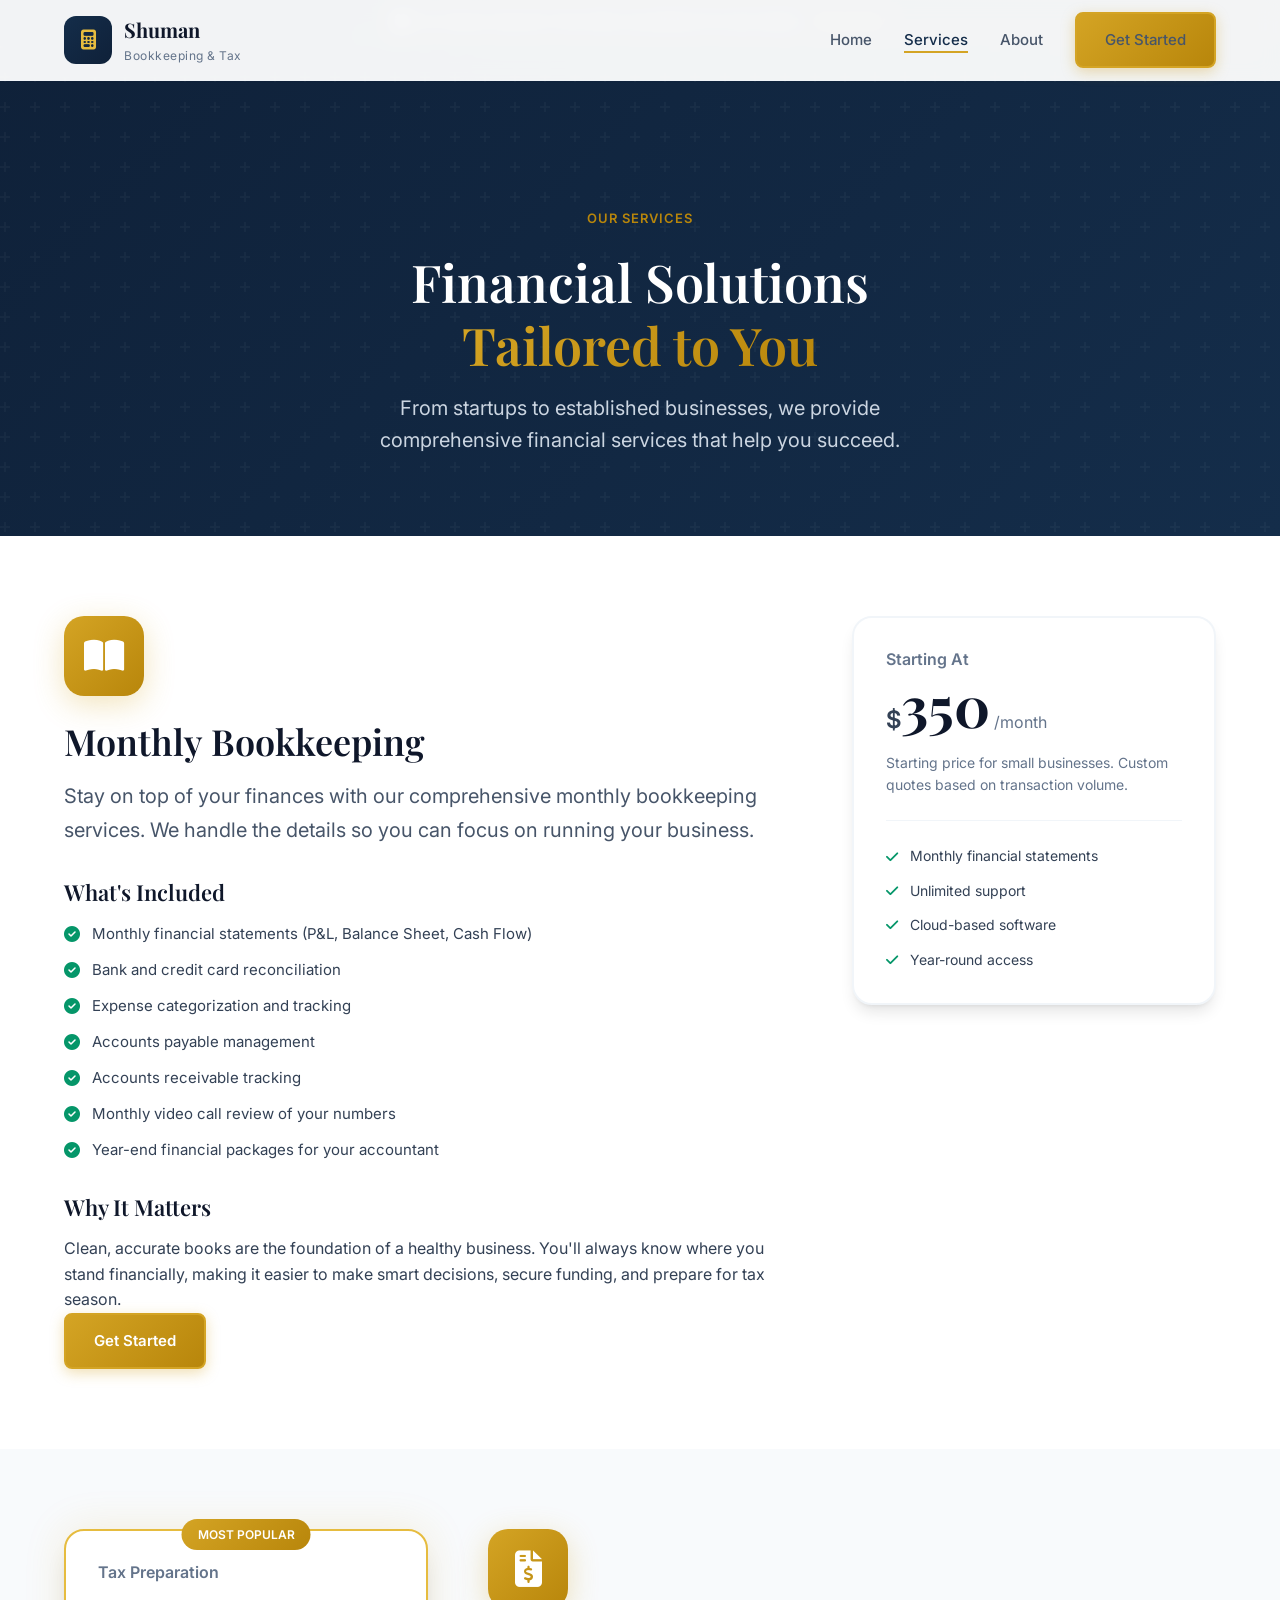
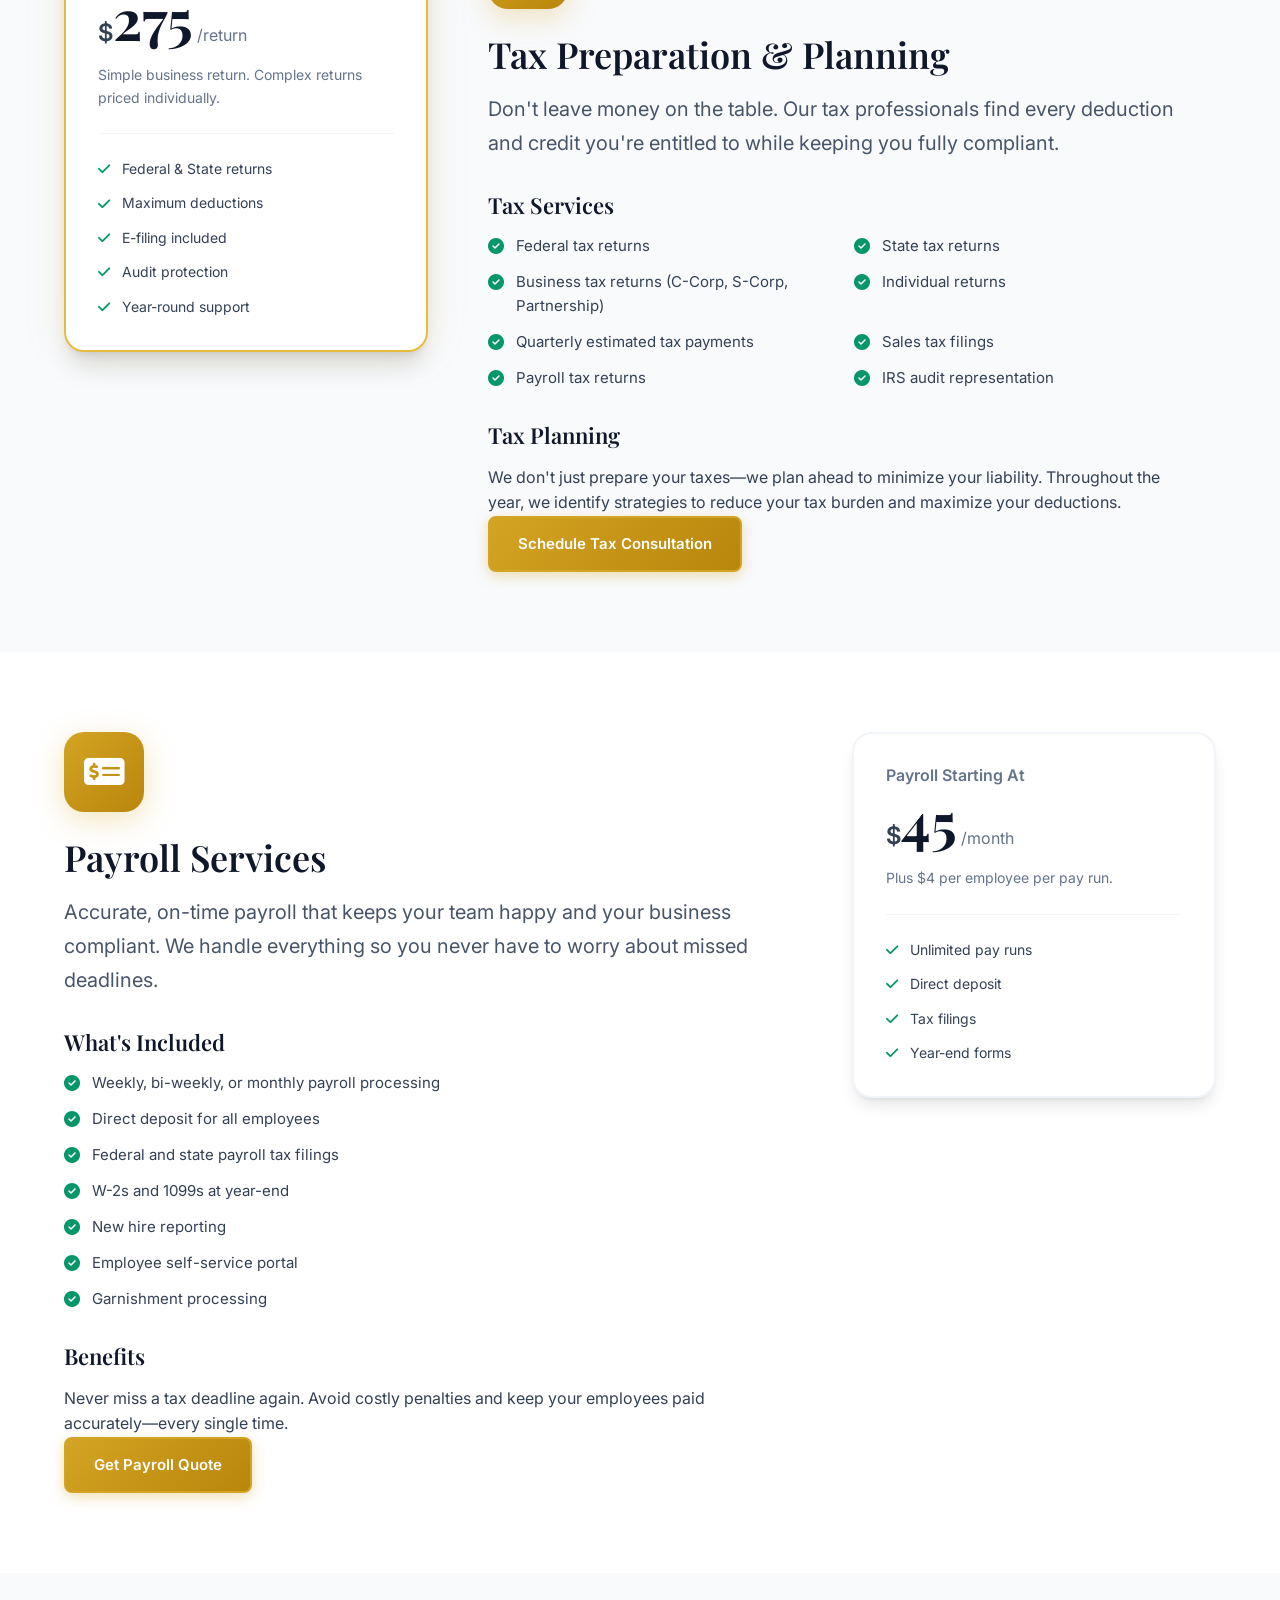
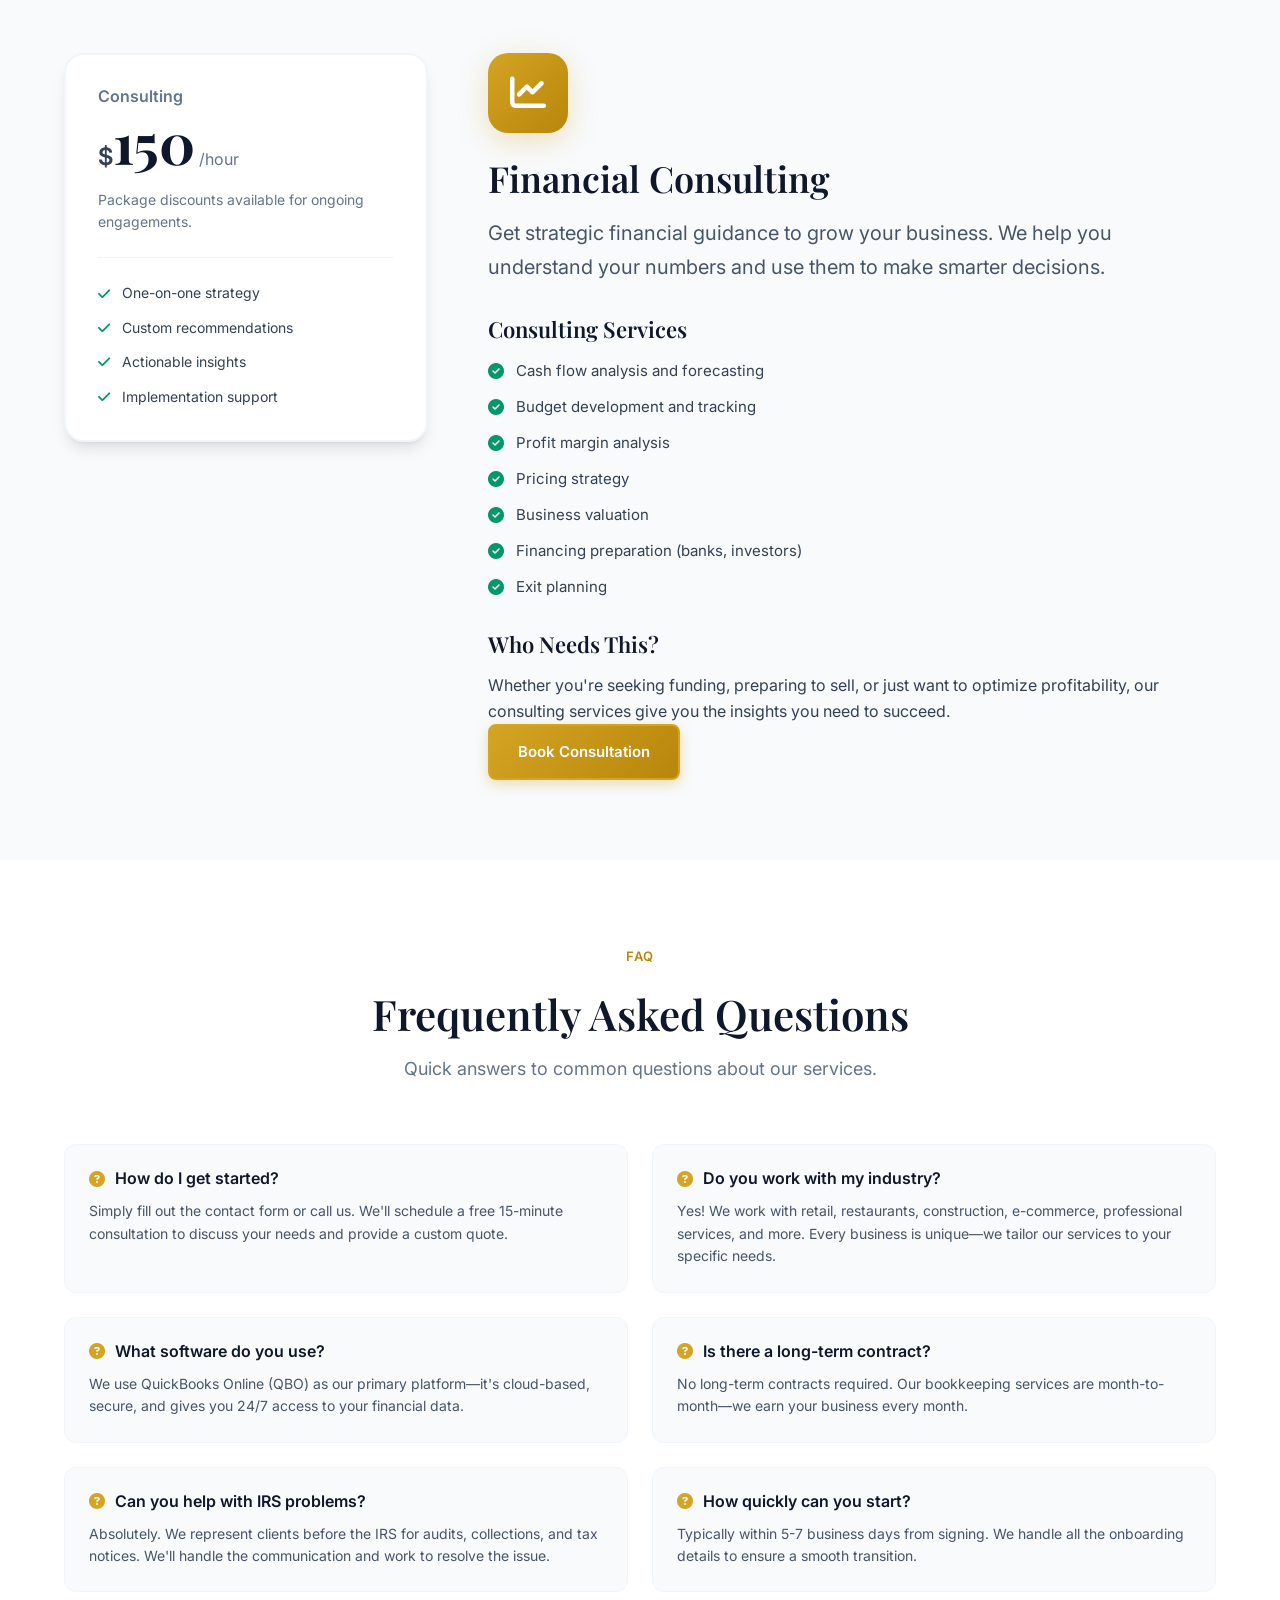
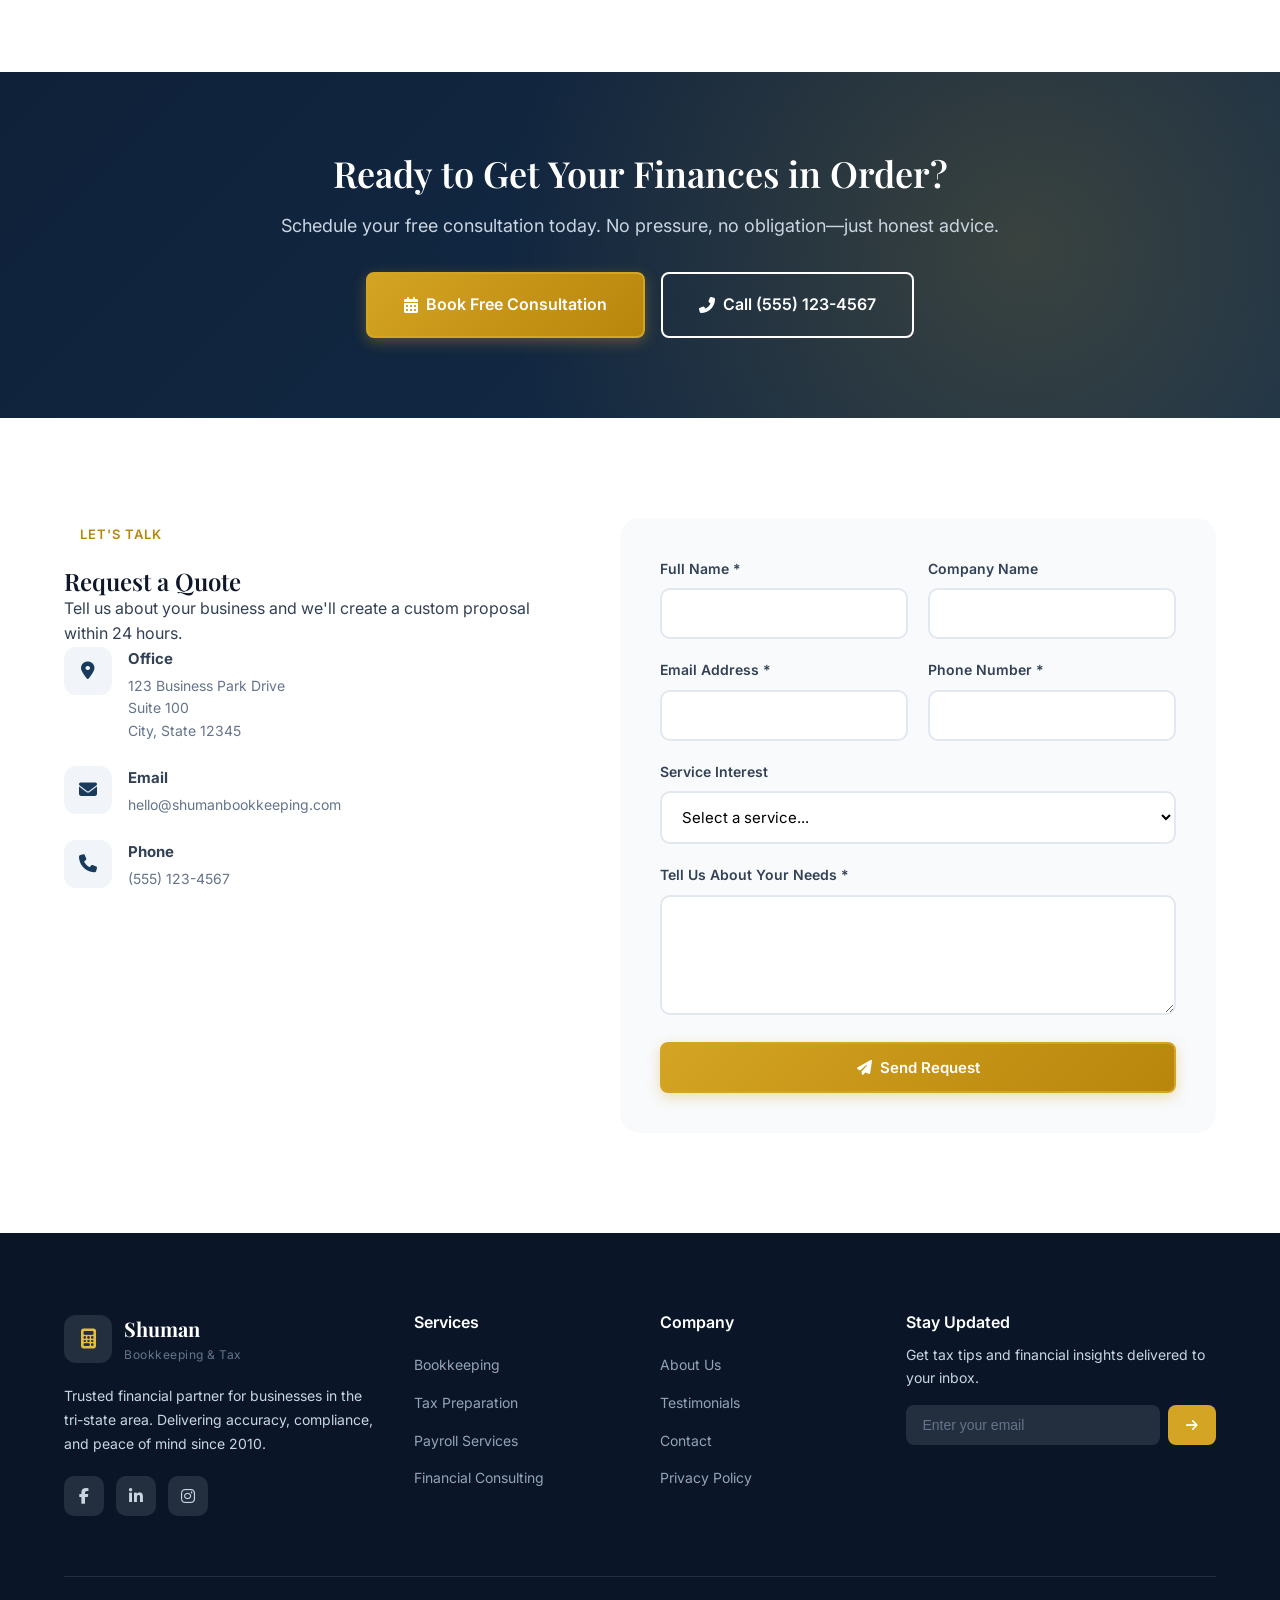
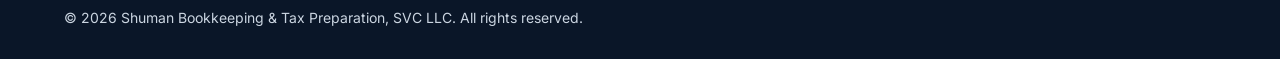
<file: services.html>
<!DOCTYPE html>
<html lang="en">
<head>
    <meta charset="UTF-8">
    <meta name="viewport" content="width=device-width, initial-scale=1.0">
    <title>Our Services | Shuman Bookkeeping & Tax Preparation</title>
    <meta name="description" content="Comprehensive bookkeeping, tax preparation, payroll, and financial consulting services for small businesses. CPA certified professionals.">
    
    <!-- Fonts -->
    <link rel="preconnect" href="https://fonts.googleapis.com">
    <link rel="preconnect" href="https://fonts.gstatic.com" crossorigin>
    <link href="https://fonts.googleapis.com/css2?family=Playfair+Display:wght@400;500;600;700&family=Inter:wght@300;400;500;600;700&display=swap" rel="stylesheet">
    
    <!-- Icons -->
    <link rel="stylesheet" href="https://cdnjs.cloudflare.com/ajax/libs/font-awesome/6.5.1/css/all.min.css">
    
    <link rel="stylesheet" href="css/style.css">
    <link rel="stylesheet" href="css/services.css">
</head>
<body>
    <!-- Announcement Bar -->
    <div class="announcement-bar">
        <div class="container">
            <p><i class="fas fa-calendar-check"></i> Tax Season Special: Free initial consultation for new clients <a href="#contact">Book Now</a></p>
        </div>
    </div>

    <!-- Navigation -->
    <nav class="navbar" id="navbar">
        <div class="container">
            <a href="index.html" class="logo">
                <div class="logo-mark">
                    <i class="fas fa-calculator"></i>
                </div>
                <div class="logo-text">
                    <span class="logo-company">Shuman</span>
                    <span class="logo-tagline">Bookkeeping & Tax</span>
                </div>
            </a>
            <button class="mobile-menu-btn" aria-label="Toggle menu">
                <span></span>
                <span></span>
                <span></span>
            </button>
            <ul class="nav-links">
                <li><a href="index.html">Home</a></li>
                <li><a href="services.html" class="active">Services</a></li>
                <li><a href="about.html">About</a></li>
                <li><a href="index.html#contact" class="btn btn-primary">Get Started</a></li>
            </ul>
        </div>
    </nav>

    <!-- Page Header -->
    <section class="page-header">
        <div class="container">
            <span class="section-tag">Our Services</span>
            <h1>Financial Solutions<br><span class="text-gradient">Tailored to You</span></h1>
            <p>From startups to established businesses, we provide comprehensive financial services that help you succeed.</p>
        </div>
    </section>

    <!-- Services Detail -->
    <section class="services-detail" id="bookkeeping">
        <div class="container">
            <div class="service-detail-grid">
                <div class="service-detail-content">
                    <div class="service-icon-large">
                        <i class="fas fa-book-open"></i>
                    </div>
                    <h2>Monthly Bookkeeping</h2>
                    <p class="lead">Stay on top of your finances with our comprehensive monthly bookkeeping services. We handle the details so you can focus on running your business.</p>
                    
                    <h3>What's Included</h3>
                    <ul class="feature-list">
                        <li><i class="fas fa-check-circle"></i> Monthly financial statements (P&L, Balance Sheet, Cash Flow)</li>
                        <li><i class="fas fa-check-circle"></i> Bank and credit card reconciliation</li>
                        <li><i class="fas fa-check-circle"></i> Expense categorization and tracking</li>
                        <li><i class="fas fa-check-circle"></i> Accounts payable management</li>
                        <li><i class="fas fa-check-circle"></i> Accounts receivable tracking</li>
                        <li><i class="fas fa-check-circle"></i> Monthly video call review of your numbers</li>
                        <li><i class="fas fa-check-circle"></i> Year-end financial packages for your accountant</li>
                    </ul>
                    
                    <h3>Why It Matters</h3>
                    <p>Clean, accurate books are the foundation of a healthy business. You'll always know where you stand financially, making it easier to make smart decisions, secure funding, and prepare for tax season.</p>
                    
                    <a href="#contact" class="btn btn-primary">Get Started</a>
                </div>
                
                <div class="service-detail-sidebar">
                    <div class="pricing-card">
                        <h4>Starting At</h4>
                        <div class="price">
                            <span class="currency">$</span><span class="amount">350</span><span class="period">/month</span>
                        </div>
                        <p class="price-note">Starting price for small businesses. Custom quotes based on transaction volume.</p>
                        <ul class="pricing-features">
                            <li><i class="fas fa-check"></i> Monthly financial statements</li>
                            <li><i class="fas fa-check"></i> Unlimited support</li>
                            <li><i class="fas fa-check"></i> Cloud-based software</li>
                            <li><i class="fas fa-check"></i> Year-round access</li>
                        </ul>
                    </div>
                </div>
            </div>
        </div>
    </section>

    <!-- Tax Section -->
    <section class="services-detail alt-bg" id="tax">
        <div class="container">
            <div class="service-detail-grid reverse">
                <div class="service-detail-content">
                    <div class="service-icon-large">
                        <i class="fas fa-file-invoice-dollar"></i>
                    </div>
                    <h2>Tax Preparation & Planning</h2>
                    <p class="lead">Don't leave money on the table. Our tax professionals find every deduction and credit you're entitled to while keeping you fully compliant.</p>
                    
                    <h3>Tax Services</h3>
                    <ul class="feature-list two-col">
                        <li><i class="fas fa-check-circle"></i> Federal tax returns</li>
                        <li><i class="fas fa-check-circle"></i> State tax returns</li>
                        <li><i class="fas fa-check-circle"></i> Business tax returns (C-Corp, S-Corp, Partnership)</li>
                        <li><i class="fas fa-check-circle"></i> Individual returns</li>
                        <li><i class="fas fa-check-circle"></i> Quarterly estimated tax payments</li>
                        <li><i class="fas fa-check-circle"></i> Sales tax filings</li>
                        <li><i class="fas fa-check-circle"></i> Payroll tax returns</li>
                        <li><i class="fas fa-check-circle"></i> IRS audit representation</li>
                    </ul>
                    
                    <h3>Tax Planning</h3>
                    <p>We don't just prepare your taxes—we plan ahead to minimize your liability. Throughout the year, we identify strategies to reduce your tax burden and maximize your deductions.</p>
                    
                    <a href="#contact" class="btn btn-primary">Schedule Tax Consultation</a>
                </div>
                
                <div class="service-detail-sidebar">
                    <div class="pricing-card featured">
                        <div class="pricing-badge">Most Popular</div>
                        <h4>Tax Preparation</h4>
                        <div class="price">
                            <span class="currency">$</span><span class="amount">275</span><span class="period">/return</span>
                        </div>
                        <p class="price-note">Simple business return. Complex returns priced individually.</p>
                        <ul class="pricing-features">
                            <li><i class="fas fa-check"></i> Federal & State returns</li>
                            <li><i class="fas fa-check"></i> Maximum deductions</li>
                            <li><i class="fas fa-check"></i> E-filing included</li>
                            <li><i class="fas fa-check"></i> Audit protection</li>
                            <li><i class="fas fa-check"></i> Year-round support</li>
                        </ul>
                    </div>
                </div>
            </div>
        </div>
    </section>

    <!-- Payroll Section -->
    <section class="services-detail" id="payroll">
        <div class="container">
            <div class="service-detail-grid">
                <div class="service-detail-content">
                    <div class="service-icon-large">
                        <i class="fas fa-money-check-alt"></i>
                    </div>
                    <h2>Payroll Services</h2>
                    <p class="lead">Accurate, on-time payroll that keeps your team happy and your business compliant. We handle everything so you never have to worry about missed deadlines.</p>
                    
                    <h3>What's Included</h3>
                    <ul class="feature-list">
                        <li><i class="fas fa-check-circle"></i> Weekly, bi-weekly, or monthly payroll processing</li>
                        <li><i class="fas fa-check-circle"></i> Direct deposit for all employees</li>
                        <li><i class="fas fa-check-circle"></i> Federal and state payroll tax filings</li>
                        <li><i class="fas fa-check-circle"></i> W-2s and 1099s at year-end</li>
                        <li><i class="fas fa-check-circle"></i> New hire reporting</li>
                        <li><i class="fas fa-check-circle"></i> Employee self-service portal</li>
                        <li><i class="fas fa-check-circle"></i> Garnishment processing</li>
                    </ul>
                    
                    <h3>Benefits</h3>
                    <p>Never miss a tax deadline again. Avoid costly penalties and keep your employees paid accurately—every single time.</p>
                    
                    <a href="#contact" class="btn btn-primary">Get Payroll Quote</a>
                </div>
                
                <div class="service-detail-sidebar">
                    <div class="pricing-card">
                        <h4>Payroll Starting At</h4>
                        <div class="price">
                            <span class="currency">$</span><span class="amount">45</span><span class="period">/month</span>
                        </div>
                        <p class="price-note">Plus $4 per employee per pay run.</p>
                        <ul class="pricing-features">
                            <li><i class="fas fa-check"></i> Unlimited pay runs</li>
                            <li><i class="fas fa-check"></i> Direct deposit</li>
                            <li><i class="fas fa-check"></i> Tax filings</li>
                            <li><i class="fas fa-check"></i> Year-end forms</li>
                        </ul>
                    </div>
                </div>
            </div>
        </div>
    </section>

    <!-- Consulting Section -->
    <section class="services-detail alt-bg" id="consulting">
        <div class="container">
            <div class="service-detail-grid reverse">
                <div class="service-detail-content">
                    <div class="service-icon-large">
                        <i class="fas fa-chart-line"></i>
                    </div>
                    <h2>Financial Consulting</h2>
                    <p class="lead">Get strategic financial guidance to grow your business. We help you understand your numbers and use them to make smarter decisions.</p>
                    
                    <h3>Consulting Services</h3>
                    <ul class="feature-list">
                        <li><i class="fas fa-check-circle"></i> Cash flow analysis and forecasting</li>
                        <li><i class="fas fa-check-circle"></i> Budget development and tracking</li>
                        <li><i class="fas fa-check-circle"></i> Profit margin analysis</li>
                        <li><i class="fas fa-check-circle"></i> Pricing strategy</li>
                        <li><i class="fas fa-check-circle"></i> Business valuation</li>
                        <li><i class="fas fa-check-circle"></i> Financing preparation (banks, investors)</li>
                        <li><i class="fas fa-check-circle"></i> Exit planning</li>
                    </ul>
                    
                    <h3>Who Needs This?</h3>
                    <p>Whether you're seeking funding, preparing to sell, or just want to optimize profitability, our consulting services give you the insights you need to succeed.</p>
                    
                    <a href="#contact" class="btn btn-primary">Book Consultation</a>
                </div>
                
                <div class="service-detail-sidebar">
                    <div class="pricing-card">
                        <h4>Consulting</h4>
                        <div class="price">
                            <span class="currency">$</span><span class="amount">150</span><span class="period">/hour</span>
                        </div>
                        <p class="price-note">Package discounts available for ongoing engagements.</p>
                        <ul class="pricing-features">
                            <li><i class="fas fa-check"></i> One-on-one strategy</li>
                            <li><i class="fas fa-check"></i> Custom recommendations</li>
                            <li><i class="fas fa-check"></i> Actionable insights</li>
                            <li><i class="fas fa-check"></i> Implementation support</li>
                        </ul>
                    </div>
                </div>
            </div>
        </div>
    </section>

    <!-- FAQ Section -->
    <section class="faq-section">
        <div class="container">
            <div class="section-header">
                <span class="section-tag">FAQ</span>
                <h2>Frequently Asked Questions</h2>
                <p>Quick answers to common questions about our services.</p>
            </div>
            
            <div class="faq-grid">
                <div class="faq-item">
                    <h4><i class="fas fa-question-circle"></i> How do I get started?</h4>
                    <p>Simply fill out the contact form or call us. We'll schedule a free 15-minute consultation to discuss your needs and provide a custom quote.</p>
                </div>
                <div class="faq-item">
                    <h4><i class="fas fa-question-circle"></i> Do you work with my industry?</h4>
                    <p>Yes! We work with retail, restaurants, construction, e-commerce, professional services, and more. Every business is unique—we tailor our services to your specific needs.</p>
                </div>
                <div class="faq-item">
                    <h4><i class="fas fa-question-circle"></i> What software do you use?</h4>
                    <p>We use QuickBooks Online (QBO) as our primary platform—it's cloud-based, secure, and gives you 24/7 access to your financial data.</p>
                </div>
                <div class="faq-item">
                    <h4><i class="fas fa-question-circle"></i> Is there a long-term contract?</h4>
                    <p>No long-term contracts required. Our bookkeeping services are month-to-month—we earn your business every month.</p>
                </div>
                <div class="faq-item">
                    <h4><i class="fas fa-question-circle"></i> Can you help with IRS problems?</h4>
                    <p>Absolutely. We represent clients before the IRS for audits, collections, and tax notices. We'll handle the communication and work to resolve the issue.</p>
                </div>
                <div class="faq-item">
                    <h4><i class="fas fa-question-circle"></i> How quickly can you start?</h4>
                    <p>Typically within 5-7 business days from signing. We handle all the onboarding details to ensure a smooth transition.</p>
                </div>
            </div>
        </div>
    </section>

    <!-- CTA Banner -->
    <section class="cta-banner">
        <div class="container">
            <div class="cta-banner-content">
                <h2>Ready to Get Your Finances in Order?</h2>
                <p>Schedule your free consultation today. No pressure, no obligation—just honest advice.</p>
                <div class="cta-banner-actions">
                    <a href="#contact" class="btn btn-primary btn-lg">
                        <i class="fas fa-calendar-alt"></i> Book Free Consultation
                    </a>
                    <a href="tel:+15551234567" class="btn btn-outline btn-lg">
                        <i class="fas fa-phone-alt"></i> Call (555) 123-4567
                    </a>
                </div>
            </div>
        </div>
    </section>

    <!-- Contact Section -->
    <section class="contact" id="contact">
        <div class="container">
            <div class="contact-grid">
                <div class="contact-info">
                    <span class="section-tag">Let's Talk</span>
                    <h2>Request a Quote</h2>
                    <p>Tell us about your business and we'll create a custom proposal within 24 hours.</p>
                    
                    <div class="contact-details">
                        <div class="contact-item">
                            <div class="contact-icon"><i class="fas fa-map-marker-alt"></i></div>
                            <div>
                                <strong>Office</strong>
                                <p>123 Business Park Drive<br>Suite 100<br>City, State 12345</p>
                            </div>
                        </div>
                        <div class="contact-item">
                            <div class="contact-icon"><i class="fas fa-envelope"></i></div>
                            <div>
                                <strong>Email</strong>
                                <p>hello@shumanbookkeeping.com</p>
                            </div>
                        </div>
                        <div class="contact-item">
                            <div class="contact-icon"><i class="fas fa-phone"></i></div>
                            <div>
                                <strong>Phone</strong>
                                <p>(555) 123-4567</p>
                            </div>
                        </div>
                    </div>
                </div>
                
                <div class="contact-form-wrapper">
                    <form class="contact-form" id="contactForm">
                        <div class="form-row">
                            <div class="form-group">
                                <label for="name">Full Name *</label>
                                <input type="text" id="name" name="name" required>
                            </div>
                            <div class="form-group">
                                <label for="company">Company Name</label>
                                <input type="text" id="company" name="company">
                            </div>
                        </div>
                        <div class="form-row">
                            <div class="form-group">
                                <label for="email">Email Address *</label>
                                <input type="email" id="email" name="email" required>
                            </div>
                            <div class="form-group">
                                <label for="phone">Phone Number *</label>
                                <input type="tel" id="phone" name="phone" required>
                            </div>
                        </div>
                        <div class="form-group">
                            <label for="service">Service Interest</label>
                            <select id="service" name="service">
                                <option value="">Select a service...</option>
                                <option value="bookkeeping">Monthly Bookkeeping</option>
                                <option value="tax-prep">Tax Preparation</option>
                                <option value="payroll">Payroll Services</option>
                                <option value="consulting">Financial Consulting</option>
                                <option value="other">Other</option>
                            </select>
                        </div>
                        <div class="form-group">
                            <label for="message">Tell Us About Your Needs *</label>
                            <textarea id="message" name="message" rows="4" required></textarea>
                        </div>
                        <button type="submit" class="btn btn-primary btn-block">
                            <i class="fas fa-paper-plane"></i> Send Request
                        </button>
                    </form>
                </div>
            </div>
        </div>
    </section>

    <!-- Footer -->
    <footer class="footer">
        <div class="container">
            <div class="footer-grid">
                <div class="footer-brand">
                    <a href="index.html" class="logo">
                        <div class="logo-mark">
                            <i class="fas fa-calculator"></i>
                        </div>
                        <div class="logo-text">
                            <span class="logo-company">Shuman</span>
                            <span class="logo-tagline">Bookkeeping & Tax</span>
                        </div>
                    </a>
                    <p>Trusted financial partner for businesses in the tri-state area. Delivering accuracy, compliance, and peace of mind since 2010.</p>
                    <div class="social-links">
                        <a href="#"><i class="fab fa-facebook-f"></i></a>
                        <a href="#"><i class="fab fa-linkedin-in"></i></a>
                        <a href="#"><i class="fab fa-instagram"></i></a>
                    </div>
                </div>
                
                <div class="footer-links">
                    <h4>Services</h4>
                    <ul>
                        <li><a href="#bookkeeping">Bookkeeping</a></li>
                        <li><a href="#tax">Tax Preparation</a></li>
                        <li><a href="#payroll">Payroll Services</a></li>
                        <li><a href="#consulting">Financial Consulting</a></li>
                    </ul>
                </div>
                
                <div class="footer-links">
                    <h4>Company</h4>
                    <ul>
                        <li><a href="about.html">About Us</a></li>
                        <li><a href="index.html#testimonials">Testimonials</a></li>
                        <li><a href="#contact">Contact</a></li>
                        <li><a href="#">Privacy Policy</a></li>
                    </ul>
                </div>
                
                <div class="footer-newsletter">
                    <h4>Stay Updated</h4>
                    <p>Get tax tips and financial insights delivered to your inbox.</p>
                    <form class="newsletter-form">
                        <input type="email" placeholder="Enter your email">
                        <button type="submit"><i class="fas fa-arrow-right"></i></button>
                    </form>
                </div>
            </div>
            
            <div class="footer-bottom">
                <p>&copy; 2026 Shuman Bookkeeping & Tax Preparation, SVC LLC. All rights reserved.</p>
            </div>
        </div>
    </footer>

    <script src="js/main.js"></script>
</body>
</html>
</file>
<file: css/style.css>
/* =============================================
   Shuman Bookkeeping - Premium Stylesheet
   $10K Quality Design System
   ============================================= */

/* CSS Variables */
:root {
    /* Primary - Deep Navy */
    --primary-900: #0a1628;
    --primary-800: #0f2139;
    --primary-700: #142d4a;
    --primary-600: #1a3a5c;
    --primary-500: #234e7a;
    --primary-400: #3a6a98;
    --primary-300: #5a8ab6;
    
    /* Accent - Rich Gold */
    --accent-600: #b8860b;
    --accent-500: #d4a424;
    --accent-400: #e6bc3f;
    --accent-300: #f0d478;
    --accent-200: #f7e9b0;
    
    /* Neutral */
    --white: #ffffff;
    --gray-50: #f8fafc;
    --gray-100: #f1f5f9;
    --gray-200: #e2e8f0;
    --gray-300: #cbd5e1;
    --gray-400: #94a3b8;
    --gray-500: #64748b;
    --gray-600: #475569;
    --gray-700: #334155;
    --gray-800: #1e293b;
    --gray-900: #0f172a;
    
    /* Status */
    --success: #059669;
    --success-light: #d1fae5;
    --error: #dc2626;
    --warning: #d97706;
    --info: #0284c7;
    
    /* Typography */
    --font-display: 'Playfair Display', Georgia, serif;
    --font-body: 'Inter', -apple-system, sans-serif;
    
    /* Spacing */
    --section-padding: 100px;
    --container-width: 1200px;
    
    /* Effects */
    --shadow-sm: 0 1px 2px 0 rgb(0 0 0 / 0.05);
    --shadow-md: 0 4px 6px -1px rgb(0 0 0 / 0.1), 0 2px 4px -2px rgb(0 0 0 / 0.1);
    --shadow-lg: 0 10px 15px -3px rgb(0 0 0 / 0.1), 0 4px 6px -4px rgb(0 0 0 / 0.1);
    --shadow-xl: 0 20px 25px -5px rgb(0 0 0 / 0.1), 0 8px 10px -6px rgb(0 0 0 / 0.1);
    --shadow-glow: 0 0 40px rgba(212, 164, 36, 0.15);
    
    /* Transitions */
    --transition: all 0.3s cubic-bezier(0.4, 0, 0.2, 1);
}

/* Reset & Base */
*, *::before, *::after {
    box-sizing: border-box;
    margin: 0;
    padding: 0;
}

html {
    scroll-behavior: smooth;
}

body {
    font-family: var(--font-body);
    font-size: 16px;
    line-height: 1.6;
    color: var(--gray-700);
    background: var(--white);
    overflow-x: hidden;
}

h1, h2, h3, h4, h5, h6 {
    font-family: var(--font-display);
    font-weight: 600;
    line-height: 1.2;
    color: var(--gray-900);
}

a {
    text-decoration: none;
    color: inherit;
    transition: var(--transition);
}

ul {
    list-style: none;
}

img {
    max-width: 100%;
    height: auto;
}

.container {
    max-width: var(--container-width);
    margin: 0 auto;
    padding: 0 24px;
}

/* Buttons */
.btn {
    display: inline-flex;
    align-items: center;
    justify-content: center;
    gap: 8px;
    padding: 14px 28px;
    font-family: var(--font-body);
    font-size: 15px;
    font-weight: 600;
    border-radius: 8px;
    border: 2px solid transparent;
    cursor: pointer;
    transition: var(--transition);
}

.btn-primary {
    background: linear-gradient(135deg, var(--accent-500), var(--accent-600));
    color: var(--white);
    border-color: var(--accent-500);
    box-shadow: 0 4px 14px rgba(212, 164, 36, 0.35);
}

.btn-primary:hover {
    background: linear-gradient(135deg, var(--accent-400), var(--accent-500));
    transform: translateY(-2px);
    box-shadow: 0 6px 20px rgba(212, 164, 36, 0.45);
}

.btn-outline {
    background: transparent;
    color: var(--primary-700);
    border-color: var(--primary-300);
}

.btn-outline:hover {
    background: var(--primary-700);
    color: var(--white);
    border-color: var(--primary-700);
}

.btn-outline-dark {
    background: transparent;
    color: var(--gray-900);
    border-color: var(--gray-300);
}

.btn-outline-dark:hover {
    background: var(--gray-900);
    color: var(--white);
    border-color: var(--gray-900);
}

.btn-lg {
    padding: 18px 36px;
    font-size: 16px;
}

.btn-block {
    width: 100%;
}

/* Section Tags */
.section-tag {
    display: inline-block;
    padding: 6px 16px;
    background: linear-gradient(135deg, rgba(212, 164, 36, 0.1), rgba(212, 164 0.2, 36,));
    color: var(--accent-600);
    font-size: 13px;
    font-weight: 600;
    text-transform: uppercase;
    letter-spacing: 1px;
    border-radius: 20px;
    margin-bottom: 16px;
}

/* Section Header */
.section-header {
    text-align: center;
    max-width: 700px;
    margin: 0 auto 60px;
}

.section-header h2 {
    font-size: 42px;
    margin-bottom: 16px;
}

.section-header p {
    font-size: 18px;
    color: var(--gray-500);
}

/* Announcement Bar */
.announcement-bar {
    background: linear-gradient(135deg, var(--primary-800), var(--primary-700));
    color: var(--white);
    padding: 10px 0;
    font-size: 14px;
    text-align: center;
}

.announcement-bar p {
    display: flex;
    align-items: center;
    justify-content: center;
    gap: 8px;
}

.announcement-bar a {
    color: var(--accent-400);
    font-weight: 600;
    margin-left: 8px;
}

.announcement-bar a:hover {
    color: var(--accent-300);
}

/* Navigation */
.navbar {
    position: fixed;
    top: 0;
    left: 0;
    right: 0;
    z-index: 1000;
    background: rgba(255, 255, 255, 0.95);
    backdrop-filter: blur(10px);
    border-bottom: 1px solid var(--gray-100);
    transition: var(--transition);
}

.navbar.scrolled {
    box-shadow: var(--shadow-md);
}

.navbar .container {
    display: flex;
    align-items: center;
    justify-content: space-between;
    height: 80px;
}

.logo {
    display: flex;
    align-items: center;
    gap: 12px;
}

.logo-mark {
    width: 48px;
    height: 48px;
    background: linear-gradient(135deg, var(--primary-700), var(--primary-800));
    border-radius: 12px;
    display: flex;
    align-items: center;
    justify-content: center;
    color: var(--accent-400);
    font-size: 20px;
}

.logo-text {
    display: flex;
    flex-direction: column;
}

.logo-company {
    font-family: var(--font-display);
    font-size: 20px;
    font-weight: 700;
    color: var(--gray-900);
}

.logo-tagline {
    font-size: 12px;
    color: var(--gray-500);
    letter-spacing: 0.5px;
}

.nav-links {
    display: flex;
    align-items: center;
    gap: 32px;
}

.nav-links a {
    font-size: 15px;
    font-weight: 500;
    color: var(--gray-600);
    position: relative;
}

.nav-links a:hover,
.nav-links a.active {
    color: var(--primary-700);
}

.nav-links a::after {
    content: '';
    position: absolute;
    bottom: -4px;
    left: 0;
    width: 0;
    height: 2px;
    background: var(--accent-500);
    transition: var(--transition);
}

.nav-links a:hover::after,
.nav-links a.active::after {
    width: 100%;
}

.mobile-menu-btn {
    display: none;
    flex-direction: column;
    gap: 5px;
    background: none;
    border: none;
    cursor: pointer;
    padding: 8px;
}

.mobile-menu-btn span {
    width: 24px;
    height: 2px;
    background: var(--gray-700);
    transition: var(--transition);
}

/* Hero Section */
.hero {
    position: relative;
    padding: 160px 0 100px;
    background: linear-gradient(135deg, var(--gray-50) 0%, var(--white) 50%, #fffbF0 100%);
    overflow: hidden;
}

.hero-bg-pattern {
    position: absolute;
    top: 0;
    right: 0;
    width: 60%;
    height: 100%;
    background: 
        radial-gradient(circle at 70% 20%, rgba(212, 164, 36, 0.08) 0%, transparent 50%),
        radial-gradient(circle at 90% 80%, rgba(10, 22, 40, 0.05) 0%, transparent 40%);
    pointer-events: none;
}

.hero .container {
    display: grid;
    grid-template-columns: 1fr 1fr;
    gap: 60px;
    align-items: center;
    position: relative;
    z-index: 1;
}

.hero-badge {
    display: inline-flex;
    align-items: center;
    gap: 8px;
    padding: 8px 16px;
    background: var(--white);
    border: 1px solid var(--gray-200);
    border-radius: 30px;
    font-size: 14px;
    color: var(--gray-600);
    margin-bottom: 24px;
    box-shadow: var(--shadow-sm);
}

.badge-dot {
    width: 8px;
    height: 8px;
    background: var(--success);
    border-radius: 50%;
    animation: pulse 2s infinite;
}

@keyframes pulse {
    0%, 100% { opacity: 1; }
    50% { opacity: 0.5; }
}

.hero-title {
    font-size: 58px;
    font-weight: 700;
    line-height: 1.1;
    margin-bottom: 24px;
    letter-spacing: -1px;
}

.text-gradient {
    background: linear-gradient(135deg, var(--accent-500), var(--accent-600));
    -webkit-background-clip: text;
    -webkit-text-fill-color: transparent;
    background-clip: text;
}

.hero-subtitle {
    font-size: 20px;
    color: var(--gray-500);
    margin-bottom: 32px;
    max-width: 500px;
}

.hero-stats {
    display: flex;
    gap: 40px;
    margin-bottom: 40px;
    padding: 24px 0;
    border-top: 1px solid var(--gray-200);
    border-bottom: 1px solid var(--gray-200);
}

.stat-item {
    text-align: left;
}

.stat-number {
    display: block;
    font-family: var(--font-display);
    font-size: 36px;
    font-weight: 700;
    color: var(--primary-700);
    line-height: 1;
    margin-bottom: 4px;
}

.stat-label {
    font-size: 14px;
    color: var(--gray-500);
}

.hero-actions {
    display: flex;
    gap: 16px;
    margin-bottom: 40px;
}

.hero-trust {
    display: flex;
    align-items: center;
    gap: 16px;
    font-size: 14px;
    color: var(--gray-500);
}

.trust-logos {
    display: flex;
    gap: 20px;
}

.trust-logos span {
    display: flex;
    align-items: center;
    gap: 6px;
    opacity: 0.7;
}

/* Hero Visual - Floating Cards */
.hero-visual {
    position: relative;
    height: 500px;
}

.floating-card {
    position: absolute;
    background: var(--white);
    padding: 16px 24px;
    border-radius: 12px;
    box-shadow: var(--shadow-xl);
    display: flex;
    align-items: center;
    gap: 12px;
    font-weight: 600;
    animation: float 6s ease-in-out infinite;
}

.floating-card i {
    font-size: 24px;
    color: var(--success);
}

.floating-card.card-1 {
    top: 20%;
    right: 10%;
    animation-delay: 0s;
}

.floating-card.card-2 {
    top: 45%;
    left: 5%;
    animation-delay: 2s;
}

.floating-card.card-2 i {
    color: var(--accent-500);
}

.floating-card.card-3 {
    bottom: 20%;
    right: 25%;
    animation-delay: 4s;
}

.floating-card.card-3 i {
    color: var(--primary-500);
}

@keyframes float {
    0%, 100% { transform: translateY(0); }
    50% { transform: translateY(-20px); }
}

/* Trust Bar */
.trust-bar {
    background: var(--primary-800);
    padding: 30px 0;
}

.trust-items {
    display: grid;
    grid-template-columns: repeat(4, 1fr);
    gap: 30px;
}

.trust-item {
    display: flex;
    align-items: center;
    gap: 16px;
}

.trust-item i {
    font-size: 28px;
    color: var(--accent-400);
}

.trust-item strong {
    display: block;
    color: var(--white);
    font-size: 15px;
    margin-bottom: 2px;
}

.trust-item span {
    color: var(--gray-400);
    font-size: 13px;
}

/* Services Preview */
.services-preview {
    padding: var(--section-padding) 0;
    background: var(--gray-50);
}

.services-grid {
    display: grid;
    grid-template-columns: repeat(3, 1fr);
    gap: 30px;
    margin-bottom: 40px;
}

.service-card {
    background: var(--white);
    padding: 40px 32px;
    border-radius: 16px;
    border: 1px solid var(--gray-100);
    transition: var(--transition);
    position: relative;
}

.service-card:hover {
    transform: translateY(-8px);
    box-shadow: var(--shadow-xl);
    border-color: var(--accent-200);
}

.service-card.featured {
    border-color: var(--accent-400);
    box-shadow: var(--shadow-glow);
}

.service-badge {
    position: absolute;
    top: -12px;
    left: 50%;
    transform: translateX(-50%);
    background: linear-gradient(135deg, var(--accent-500), var(--accent-600));
    color: var(--white);
    padding: 6px 16px;
    border-radius: 20px;
    font-size: 12px;
    font-weight: 600;
    text-transform: uppercase;
}

.service-icon {
    width: 64px;
    height: 64px;
    background: linear-gradient(135deg, rgba(212, 164, 36, 0.1), rgba(212, 164, 36, 0.05));
    border-radius: 16px;
    display: flex;
    align-items: center;
    justify-content: center;
    margin-bottom: 24px;
}

.service-icon i {
    font-size: 28px;
    color: var(--accent-600);
}

.service-card h3 {
    font-size: 24px;
    margin-bottom: 12px;
}

.service-card > p {
    color: var(--gray-500);
    margin-bottom: 24px;
}

.service-features {
    margin-bottom: 24px;
}

.service-features li {
    display: flex;
    align-items: center;
    gap: 10px;
    padding: 8px 0;
    font-size: 14px;
    color: var(--gray-600);
    border-bottom: 1px solid var(--gray-100);
}

.service-features li:last-child {
    border-bottom: none;
}

.service-features i {
    color: var(--success);
    font-size: 12px;
}

.service-link {
    display: inline-flex;
    align-items: center;
    gap: 8px;
    font-weight: 600;
    color: var(--accent-600);
    font-size: 14px;
}

.service-link:hover {
    gap: 12px;
    color: var(--accent-500);
}

.services-cta {
    text-align: center;
}

/* Why Us */
.why-us {
    padding: var(--section-padding) 0;
    background: var(--white);
}

.why-us-grid {
    display: grid;
    grid-template-columns: 1fr 1fr;
    gap: 80px;
    align-items: center;
}

.why-us-intro {
    font-size: 18px;
    color: var(--gray-500);
    margin-bottom: 40px;
}

.why-us-list {
    display: flex;
    flex-direction: column;
    gap: 32px;
}

.why-us-item {
    display: flex;
    gap: 20px;
}

.why-us-icon {
    width: 56px;
    height: 56px;
    background: var(--primary-700);
    border-radius: 12px;
    display: flex;
    align-items: center;
    justify-content: center;
    flex-shrink: 0;
}

.why-us-icon i {
    font-size: 22px;
    color: var(--accent-400);
}

.why-us-item h4 {
    font-family: var(--font-body);
    font-size: 18px;
    font-weight: 600;
    margin-bottom: 6px;
}

.why-us-item p {
    font-size: 15px;
    color: var(--gray-500);
}

/* Why Us Visual */
.why-us-visual {
    position: relative;
}

.visual-card {
    background: var(--primary-800);
    border-radius: 20px;
    padding: 30px;
    box-shadow: var(--shadow-xl);
}

.card-header {
    display: flex;
    gap: 8px;
    margin-bottom: 30px;
}

.card-dot {
    width: 12px;
    height: 12px;
    border-radius: 50%;
}

.card-dot.red { background: #ff5f57; }
.card-dot.yellow { background: #febc2e; }
.card-dot.green { background: #28c840; }

.card-content {
    background: var(--primary-900);
    border-radius: 12px;
    padding: 24px;
}

.card-chart {
    display: flex;
    align-items: flex-end;
    justify-content: space-between;
    height: 120px;
    margin-bottom: 24px;
    padding-bottom: 20px;
    border-bottom: 1px solid var(--gray-700);
}

.chart-bar {
    width: 40px;
    height: var(--height);
    background: linear-gradient(to top, var(--accent-600), var(--accent-400));
    border-radius: 6px 6px 0 0;
    animation: grow 1s ease-out forwards;
    animation-delay: var(--delay);
    transform-origin: bottom;
}

@keyframes grow {
    from { transform: scaleY(0); }
    to { transform: scaleY(1); }
}

.chart-bar.active {
    background: linear-gradient(to top, var(--success), #34d399);
}

.card-stats {
    display: grid;
    grid-template-columns: repeat(3, 1fr);
    gap: 16px;
}

.card-stats div {
    text-align: center;
}

.card-stats span {
    display: block;
    font-size: 12px;
    color: var(--gray-500);
    margin-bottom: 4px;
}

.card-stats strong {
    font-size: 18px;
    color: var(--white);
}

.card-stats .profit {
    color: var(--success);
}

/* Process */
.process {
    padding: var(--section-padding) 0;
    background: linear-gradient(135deg, var(--primary-800), var(--primary-700));
    position: relative;
    overflow: hidden;
}

.process::before {
    content: '';
    position: absolute;
    top: 0;
    left: 0;
    right: 0;
    bottom: 0;
    background: url("data:image/svg+xml,%3Csvg width='60' height='60' viewBox='0 0 60 60' xmlns='http://www.w3.org/2000/svg'%3E%3Cg fill='none' fill-rule='evenodd'%3E%3Cg fill='%23ffffff' fill-opacity='0.03'%3E%3Cpath d='M36 34v-4h-2v4h-4v2h4v4h2v-4h4v-2h-4zm0-30V0h-2v4h-4v2h4v4h2V6h4V4h-4zM6 34v-4H4v4H0v2h4v4h2v-4h4v-2H6zM6 4V0H4v4H0v2h4v4h2V6h4V4H6z'/%3E%3C/g%3E%3C/g%3E%3C/svg%3E");
    pointer-events: none;
}

.process .section-header h2,
.process .section-header p {
    color: var(--white);
}

.process .section-header p {
    color: var(--gray-400);
}

.process-steps {
    display: grid;
    grid-template-columns: repeat(4, 1fr);
    gap: 30px;
    position: relative;
}

.process-step {
    text-align: center;
    position: relative;
    z-index: 1;
}

.step-number {
    font-family: var(--font-display);
    font-size: 72px;
    font-weight: 700;
    color: rgba(255, 255, 255, 0.1);
    line-height: 1;
    margin-bottom: -20px;
    position: relative;
    z-index: -1;
}

.step-content {
    background: rgba(255, 255, 255, 0.05);
    backdrop-filter: blur(10px);
    padding: 30px;
    border-radius: 16px;
    border: 1px solid rgba(255, 255, 255, 0.1);
}

.step-content h3 {
    color: var(--white);
    font-size: 20px;
    margin-bottom: 12px;
}

.step-content p {
    color: var(--gray-400);
    font-size: 14px;
}

/* Testimonials */
.testimonials {
    padding: var(--section-padding) 0;
    background: var(--gray-50);
}

.testimonials-grid {
    display: grid;
    grid-template-columns: repeat(3, 1fr);
    gap: 30px;
}

.testimonial-card {
    background: var(--white);
    padding: 32px;
    border-radius: 16px;
    border: 1px solid var(--gray-100);
    position: relative;
    transition: var(--transition);
}

.testimonial-card:hover {
    box-shadow: var(--shadow-lg);
    transform: translateY(-4px);
}

.testimonial-card.featured {
    border-color: var(--accent-200);
    box-shadow: var(--shadow-glow);
}

.testimonial-badge {
    position: absolute;
    top: -10px;
    right: 20px;
    background: var(--accent-500);
    color: var(--white);
    padding: 4px 12px;
    border-radius: 12px;
    font-size: 11px;
    font-weight: 600;
    text-transform: uppercase;
}

.testimonial-header {
    display: flex;
    justify-content: space-between;
    align-items: center;
    margin-bottom: 16px;
}

.testimonial-stars {
    color: var(--accent-500);
    font-size: 14px;
}

.testimonial-date {
    font-size: 12px;
    color: var(--gray-400);
}

.testimonial-text {
    font-size: 16px;
    line-height: 1.7;
    color: var(--gray-600);
    margin-bottom: 24px;
    font-style: italic;
}

.testimonial-author {
    display: flex;
    align-items: center;
    gap: 12px;
}

.author-avatar {
    width: 48px;
    height: 48px;
    background: linear-gradient(135deg, var(--primary-600), var(--primary-700));
    border-radius: 50%;
    display: flex;
    align-items: center;
    justify-content: center;
    color: var(--white);
    font-weight: 600;
    font-size: 16px;
}

.author-info strong {
    display: block;
    font-size: 15px;
    color: var(--gray-900);
}

.author-info span {
    font-size: 13px;
    color: var(--gray-500);
}

/* Contact */
.contact {
    padding: var(--section-padding) 0;
    background: var(--white);
}

.contact-grid {
    display: grid;
    grid-template-columns: 1fr 1.2fr;
    gap: 60px;
}

.contact-cta-box {
    display: flex;
    align-items: center;
    gap: 16px;
    background: linear-gradient(135deg, var(--primary-700), var(--primary-800));
    padding: 24px;
    border-radius: 12px;
    margin: 32px 0;
}

.cta-icon {
    width: 48px;
    height: 48px;
    background: rgba(255, 255, 255, 0.1);
    border-radius: 12px;
    display: flex;
    align-items: center;
    justify-content: center;
    color: var(--accent-400);
    font-size: 20px;
}

.cta-phone {
    font-size: 24px;
    font-weight: 700;
    color: var(--white);
}

.cta-phone:hover {
    color: var(--accent-400);
}

.contact-details {
    display: flex;
    flex-direction: column;
    gap: 24px;
    margin-bottom: 32px;
}

.contact-item {
    display: flex;
    gap: 16px;
}

.contact-item .contact-icon {
    width: 48px;
    height: 48px;
    background: var(--gray-100);
    border-radius: 12px;
    display: flex;
    align-items: center;
    justify-content: center;
    color: var(--primary-600);
    font-size: 18px;
    flex-shrink: 0;
}

.contact-item strong {
    display: block;
    font-size: 15px;
    margin-bottom: 4px;
}

.contact-item p {
    font-size: 14px;
    color: var(--gray-500);
}

.business-hours {
    background: var(--gray-50);
    padding: 24px;
    border-radius: 12px;
}

.business-hours h4 {
    font-family: var(--font-body);
    font-size: 16px;
    margin-bottom: 16px;
    display: flex;
    align-items: center;
    gap: 8px;
}

.hours-grid {
    display: grid;
    grid-template-columns: 1fr 1fr;
    gap: 8px;
    font-size: 14px;
}

.hours-grid span:first-child,
.hours-grid span:nth-child(2) {
    font-weight: 600;
    color: var(--gray-700);
}

.hours-grid span:nth-child(3),
.hours-grid span:nth-child(4) {
    color: var(--gray-500);
}

/* Contact Form */
.contact-form-wrapper {
    background: var(--gray-50);
    padding: 40px;
    border-radius: 20px;
}

.form-header {
    margin-bottom: 32px;
}

.form-header h3 {
    font-size: 28px;
    margin-bottom: 8px;
}

.form-header p {
    color: var(--gray-500);
}

.form-row {
    display: grid;
    grid-template-columns: 1fr 1fr;
    gap: 20px;
}

.form-group {
    margin-bottom: 20px;
}

.form-group label {
    display: block;
    font-size: 14px;
    font-weight: 600;
    color: var(--gray-700);
    margin-bottom: 8px;
}

.form-group input,
.form-group select,
.form-group textarea {
    width: 100%;
    padding: 14px 16px;
    font-family: var(--font-body);
    font-size: 15px;
    border: 2px solid var(--gray-200);
    border-radius: 10px;
    background: var(--white);
    transition: var(--transition);
}

.form-group input:focus,
.form-group select:focus,
.form-group textarea:focus {
    outline: none;
    border-color: var(--primary-400);
    box-shadow: 0 0 0 4px rgba(26, 58, 92, 0.1);
}

.form-group textarea {
    resize: vertical;
    min-height: 120px;
}

.form-disclaimer {
    text-align: center;
    font-size: 13px;
    color: var(--gray-400);
    margin-top: 16px;
}

.form-disclaimer i {
    color: var(--success);
}

/* Footer */
.footer {
    background: var(--primary-900);
    color: var(--gray-300);
    padding: 80px 0 30px;
}

.footer-grid {
    display: grid;
    grid-template-columns: 1.5fr 1fr 1fr 1.5fr;
    gap: 40px;
    margin-bottom: 60px;
}

.footer-brand .logo {
    margin-bottom: 20px;
}

.footer-brand .logo-mark {
    background: rgba(255, 255, 255, 0.1);
}

.footer-brand .logo-company {
    color: var(--white);
}

.footer-brand p {
    font-size: 14px;
    line-height: 1.7;
    margin-bottom: 20px;
}

.social-links {
    display: flex;
    gap: 12px;
}

.social-links a {
    width: 40px;
    height: 40px;
    background: rgba(255, 255, 255, 0.1);
    border-radius: 10px;
    display: flex;
    align-items: center;
    justify-content: center;
    font-size: 16px;
    transition: var(--transition);
}

.social-links a:hover {
    background: var(--accent-500);
    color: var(--white);
}

.footer-links h4 {
    color: var(--white);
    font-family: var(--font-body);
    font-size: 16px;
    font-weight: 600;
    margin-bottom: 20px;
}

.footer-links ul {
    display: flex;
    flex-direction: column;
    gap: 12px;
}

.footer-links a {
    font-size: 14px;
    color: var(--gray-400);
}

.footer-links a:hover {
    color: var(--accent-400);
    padding-left: 4px;
}

.footer-newsletter h4 {
    color: var(--white);
    font-family: var(--font-body);
    font-size: 16px;
    font-weight: 600;
    margin-bottom: 12px;
}

.footer-newsletter p {
    font-size: 14px;
    margin-bottom: 16px;
}

.newsletter-form {
    display: flex;
    gap: 8px;
}

.newsletter-form input {
    flex: 1;
    padding: 12px 16px;
    border: none;
    border-radius: 8px;
    background: rgba(255, 255, 255, 0.1);
    color: var(--white);
    font-size: 14px;
}

.newsletter-form input::placeholder {
    color: var(--gray-500);
}

.newsletter-form button {
    width: 48px;
    background: var(--accent-500);
    border: none;
    border-radius: 8px;
    color: var(--white);
    cursor: pointer;
    transition: var(--transition);
}

.newsletter-form button:hover {
    background: var(--accent-400);
}

.footer-bottom {
    display: flex;
    justify-content: space-between;
    align-items: center;
    padding-top: 30px;
    border-top: 1px solid rgba(255, 255, 255, 0.1);
}

.footer-bottom p {
    font-size: 14px;
}

.footer-badges {
    display: flex;
    gap: 20px;
}

.footer-badges span {
    display: flex;
    align-items: center;
    gap: 6px;
    font-size: 13px;
    color: var(--gray-400);
}

.footer-badges i {
    color: var(--accent-400);
}

/* Responsive */
@media (max-width: 1024px) {
    .hero .container {
        grid-template-columns: 1fr;
        text-align: center;
    }
    
    .hero-subtitle {
        margin: 0 auto 32px;
    }
    
    .hero-stats {
        justify-content: center;
    }
    
    .hero-actions {
        justify-content: center;
    }
    
    .hero-trust {
        justify-content: center;
        flex-wrap: wrap;
    }
    
    .hero-visual {
        display: none;
    }
    
    .trust-items {
        grid-template-columns: repeat(2, 1fr);
    }
    
    .services-grid,
    .testimonials-grid {
        grid-template-columns: 1fr;
    }
    
    .why-us-grid {
        grid-template-columns: 1fr;
    }
    
    .process-steps {
        grid-template-columns: repeat(2, 1fr);
    }
    
    .contact-grid {
        grid-template-columns: 1fr;
    }
    
    .footer-grid {
        grid-template-columns: repeat(2, 1fr);
    }
}

@media (max-width: 768px) {
    :root {
        --section-padding: 60px;
    }
    
    .hero-title {
        font-size: 40px;
    }
    
    .section-header h2 {
        font-size: 32px;
    }
    
    .nav-links {
        display: none;
    }
    
    .mobile-menu-btn {
        display: flex;
    }
    
    .trust-items {
        grid-template-columns: 1fr;
    }
    
    .process-steps {
        grid-template-columns: 1fr;
    }
    
    .form-row {
        grid-template-columns: 1fr;
    }
    
    .footer-grid {
        grid-template-columns: 1fr;
    }
    
    .footer-bottom {
        flex-direction: column;
        gap: 16px;
        text-align: center;
    }
}
</file>
<file: css/about.css>
/* =============================================
   About Page Styles
   ============================================= */

/* Our Story */
.our-story {
    padding: 80px 0;
}

.story-grid {
    display: grid;
    grid-template-columns: 1fr 1fr;
    gap: 60px;
    align-items: center;
}

.story-content p {
    margin-bottom: 20px;
    line-height: 1.8;
}

.story-content .lead {
    font-size: 20px;
    color: var(--gray-600);
    margin-bottom: 24px;
}

.story-stats {
    display: flex;
    gap: 40px;
    margin-top: 40px;
    padding-top: 40px;
    border-top: 1px solid var(--gray-200);
}

.story-stat {
    text-align: center;
}

.story-stat .stat-number {
    display: block;
    font-family: var(--font-display);
    font-size: 42px;
    font-weight: 700;
    color: var(--accent-600);
    line-height: 1;
    margin-bottom: 8px;
}

.story-stat .stat-label {
    font-size: 14px;
    color: var(--gray-500);
}

.story-visual {
    position: relative;
}

.story-image {
    border-radius: 20px;
    overflow: hidden;
    box-shadow: var(--shadow-xl);
}

.image-placeholder {
    background: linear-gradient(135deg, var(--primary-600), var(--primary-700));
    height: 400px;
    display: flex;
    flex-direction: column;
    align-items: center;
    justify-content: center;
    color: var(--white);
}

.image-placeholder i {
    font-size: 64px;
    margin-bottom: 16px;
    opacity: 0.5;
}

.image-placeholder span {
    font-size: 18px;
    opacity: 0.7;
}

/* Our Values */
.our-values {
    padding: 80px 0;
    background: var(--gray-50);
}

.values-grid {
    display: grid;
    grid-template-columns: repeat(4, 1fr);
    gap: 30px;
}

.value-card {
    background: var(--white);
    padding: 32px 24px;
    border-radius: 16px;
    text-align: center;
    border: 1px solid var(--gray-100);
    transition: var(--transition);
}

.value-card:hover {
    transform: translateY(-8px);
    box-shadow: var(--shadow-lg);
}

.value-icon {
    width: 72px;
    height: 72px;
    background: linear-gradient(135deg, rgba(212, 164, 36, 0.1), rgba(212, 164, 36, 0.05));
    border-radius%;
    display:: 50 flex;
    align-items: center;
    justify-content: center;
    margin: 0 auto 20px;
}

.value-icon i {
    font-size: 28px;
    color: var(--accent-600);
}

.value-card h3 {
    font-size: 20px;
    margin-bottom: 12px;
}

.value-card p {
    font-size: 14px;
    color: var(--gray-500);
    line-height: 1.6;
}

/* Our Team */
.our-team {
    padding: 80px 0;
}

.team-grid {
    display: grid;
    grid-template-columns: repeat(4, 1fr);
    gap: 30px;
}

.team-card {
    background: var(--white);
    border-radius: 16px;
    padding: 32px 24px;
    text-align: center;
    border: 1px solid var(--gray-100);
    transition: var(--transition);
}

.team-card:hover {
    box-shadow: var(--shadow-lg);
    transform: translateY(-4px);
}

.team-photo {
    margin-bottom: 20px;
}

.photo-placeholder {
    width: 100px;
    height: 100px;
    background: linear-gradient(135deg, var(--primary-500), var(--primary-600));
    border-radius: 50%;
    display: flex;
    align-items: center;
    justify-content: center;
    margin: 0 auto;
    font-size: 32px;
    font-weight: 700;
    color: var(--white);
}

.team-card h3 {
    font-size: 20px;
    margin-bottom: 4px;
}

.team-title {
    display: block;
    font-size: 14px;
    color: var(--accent-600);
    font-weight: 600;
    margin-bottom: 12px;
}

.team-card > p {
    font-size: 14px;
    color: var(--gray-500);
    line-height: 1.6;
    margin-bottom: 16px;
}

.team-credentials {
    display: flex;
    justify-content: center;
    gap: 12px;
    flex-wrap: wrap;
}

.team-credentials span {
    display: inline-flex;
    align-items: center;
    gap: 6px;
    padding: 4px 12px;
    background: var(--gray-50);
    border-radius: 20px;
    font-size: 12px;
    color: var(--gray-600);
}

.team-credentials i {
    color: var(--accent-500);
}

/* Trust Indicators */
.trust-indicators {
    padding: 60px 0;
    background: var(--primary-800);
}

.trust-content {
    text-align: center;
    margin-bottom: 40px;
}

.trust-content h2 {
    color: var(--white);
    font-size: 28px;
    margin-bottom: 8px;
}

.trust-content p {
    color: var(--gray-400);
}

.trust-badges {
    display: flex;
    justify-content: center;
    flex-wrap: wrap;
    gap: 30px;
}

.trust-badge {
    display: flex;
    align-items: center;
    gap: 12px;
    padding: 16px 24px;
    background: rgba(255, 255, 255, 0.05);
    border-radius: 12px;
    border: 1px solid rgba(255, 255, 255, 0.1);
}

.trust-badge i {
    font-size: 24px;
    color: var(--accent-400);
}

.trust-badge span {
    color: var(--white);
    font-weight: 500;
}

/* CTA Section */
.cta-section {
    padding: 80px 0;
}

.cta-box {
    background: linear-gradient(135deg, var(--gray-50) 0%, var(--white) 100%);
    border-radius: 24px;
    padding: 60px;
    display: flex;
    justify-content: space-between;
    align-items: center;
    border: 1px solid var(--gray-100);
}

.cta-content h2 {
    font-size: 32px;
    margin-bottom: 8px;
}

.cta-content p {
    font-size: 18px;
    color: var(--gray-500);
}

.cta-actions {
    display: flex;
    gap: 16px;
}

/* Contact Section Override */
.cta-section + .contact {
    padding-top: 0;
}

/* Responsive */
@media (max-width: 1024px) {
    .story-grid {
        grid-template-columns: 1fr;
    }
    
    .values-grid {
        grid-template-columns: repeat(2, 1fr);
    }
    
    .team-grid {
        grid-template-columns: repeat(2, 1fr);
    }
    
    .cta-box {
        flex-direction: column;
        text-align: center;
        gap: 32px;
    }
}

@media (max-width: 768px) {
    .story-stats {
        flex-direction: column;
        gap: 24px;
    }
    
    .values-grid,
    .team-grid {
        grid-template-columns: 1fr;
    }
    
    .trust-badges {
        flex-direction: column;
        align-items: center;
    }
    
    .cta-actions {
        flex-direction: column;
    }
}
</file>
<file: css/services.css>
/* =============================================
   Services Page Styles
   ============================================= */

/* Page Header */
.page-header {
    padding: 160px 0 80px;
    background: linear-gradient(135deg, var(--primary-800) 0%, var(--primary-700) 100%);
    position: relative;
    overflow: hidden;
}

.page-header::before {
    content: '';
    position: absolute;
    top: 0;
    left: 0;
    right: 0;
    bottom: 0;
    background: url("data:image/svg+xml,%3Csvg width='60' height='60' viewBox='0 0 60 60' xmlns='http://www.w3.org/2000/svg'%3E%3Cg fill='none' fill-rule='evenodd'%3E%3Cg fill='%23ffffff' fill-opacity='0.03'%3E%3Cpath d='M36 34v-4h-2v4h-4v2h4v4h2v-4h4v-2h-4zm0-30V0h-2v4h-4v2h4v4h2V6h4V4h-4zM6 34v-4H4v4H0v2h4v4h2v-4h4v-2H6zM6 4V0H4v4H0v2h4v4h2V6h4V4H6z'/%3E%3C/g%3E%3C/g%3E%3C/svg%3E");
    pointer-events: none;
}

.page-header .container {
    position: relative;
    z-index: 1;
    text-align: center;
}

.page-header h1 {
    font-size: 52px;
    color: var(--white);
    margin-bottom: 16px;
}

.page-header p {
    font-size: 20px;
    color: var(--gray-300);
    max-width: 600px;
    margin: 0 auto;
}

/* Services Detail */
.services-detail {
    padding: 80px 0;
}

.services-detail.alt-bg {
    background: var(--gray-50);
}

.service-detail-grid {
    display: grid;
    grid-template-columns: 2fr 1fr;
    gap: 60px;
    align-items: start;
}

.service-detail-grid.reverse {
    direction: rtl;
}

.service-detail-grid.reverse > * {
    direction: ltr;
}

.service-detail-content {
    padding-right: 20px;
}

.service-detail-content .service-icon-large {
    width: 80px;
    height: 80px;
    background: linear-gradient(135deg, var(--accent-500), var(--accent-600));
    border-radius: 20px;
    display: flex;
    align-items: center;
    justify-content: center;
    margin-bottom: 24px;
    box-shadow: 0 8px 30px rgba(212, 164, 36, 0.3);
}

.service-icon-large i {
    font-size: 36px;
    color: var(--white);
}

.service-detail-content h2 {
    font-size: 36px;
    margin-bottom: 16px;
}

.service-detail-content .lead {
    font-size: 20px;
    color: var(--gray-600);
    margin-bottom: 32px;
    line-height: 1.7;
}

.service-detail-content h3 {
    font-size: 22px;
    margin-bottom: 16px;
    margin-top: 32px;
}

.service-detail-content h3:first-of-type {
    margin-top: 0;
}

.feature-list {
    display: flex;
    flex-direction: column;
    gap: 12px;
    margin-bottom: 24px;
}

.feature-list.two-col {
    display: grid;
    grid-template-columns: 1fr 1fr;
    gap: 12px 24px;
}

.feature-list li {
    display: flex;
    align-items: flex-start;
    gap: 12px;
    font-size: 15px;
    color: var(--gray-700);
}

.feature-list li i {
    color: var(--success);
    margin-top: 4px;
    font-size: 16px;
    flex-shrink: 0;
}

/* Pricing Card */
.service-detail-sidebar {
    position: sticky;
    top: 100px;
}

.pricing-card {
    background: var(--white);
    border-radius: 20px;
    padding: 32px;
    border: 2px solid var(--gray-100);
    box-shadow: var(--shadow-lg);
}

.pricing-card.featured {
    border-color: var(--accent-400);
    box-shadow: var(--shadow-xl), var(--shadow-glow);
    position: relative;
}

.pricing-badge {
    position: absolute;
    top: -12px;
    left: 50%;
    transform: translateX(-50%);
    background: linear-gradient(135deg, var(--accent-500), var(--accent-600));
    color: var(--white);
    padding: 6px 16px;
    border-radius: 20px;
    font-size: 12px;
    font-weight: 600;
    text-transform: uppercase;
}

.pricing-card h4 {
    font-family: var(--font-body);
    font-size: 16px;
    font-weight: 600;
    color: var(--gray-500);
    margin-bottom: 8px;
}

.pricing-card .price {
    display: flex;
    align-items: baseline;
    margin-bottom: 12px;
}

.pricing-card .currency {
    font-size: 24px;
    font-weight: 600;
    color: var(--gray-700);
}

.pricing-card .amount {
    font-family: var(--font-display);
    font-size: 56px;
    font-weight: 700;
    color: var(--gray-900);
    line-height: 1;
}

.pricing-card .period {
    font-size: 16px;
    color: var(--gray-500);
    margin-left: 4px;
}

.pricing-card .price-note {
    font-size: 14px;
    color: var(--gray-500);
    margin-bottom: 24px;
    padding-bottom: 24px;
    border-bottom: 1px solid var(--gray-100);
}

.pricing-features {
    display: flex;
    flex-direction: column;
    gap: 12px;
}

.pricing-features li {
    display: flex;
    align-items: center;
    gap: 12px;
    font-size: 14px;
    color: var(--gray-700);
}

.pricing-features li i {
    color: var(--success);
    font-size: 14px;
}

/* FAQ Section */
.faq-section {
    padding: 80px 0;
    background: var(--white);
}

.faq-grid {
    display: grid;
    grid-template-columns: repeat(2, 1fr);
    gap: 24px;
}

.faq-item {
    background: var(--gray-50);
    padding: 24px;
    border-radius: 12px;
    border: 1px solid var(--gray-100);
}

.faq-item h4 {
    font-family: var(--font-body);
    font-size: 16px;
    font-weight: 600;
    color: var(--gray-900);
    margin-bottom: 12px;
    display: flex;
    align-items: center;
    gap: 10px;
}

.faq-item h4 i {
    color: var(--accent-500);
}

.faq-item p {
    font-size: 14px;
    color: var(--gray-600);
    line-height: 1.6;
}

/* CTA Banner */
.cta-banner {
    padding: 80px 0;
    background: linear-gradient(135deg, var(--primary-800), var(--primary-700));
    position: relative;
    overflow: hidden;
}

.cta-banner::before {
    content: '';
    position: absolute;
    top: 0;
    left: 0;
    right: 0;
    bottom: 0;
    background: radial-gradient(circle at 80% 50%, rgba(212, 164, 36, 0.2) 0%, transparent 50%);
    pointer-events: none;
}

.cta-banner-content {
    text-align: center;
    position: relative;
    z-index: 1;
}

.cta-banner h2 {
    font-size: 36px;
    color: var(--white);
    margin-bottom: 16px;
}

.cta-banner p {
    font-size: 18px;
    color: var(--gray-300);
    margin-bottom: 32px;
}

.cta-banner-actions {
    display: flex;
    justify-content: center;
    gap: 16px;
}

.cta-banner .btn-outline {
    border-color: var(--white);
    color: var(--white);
}

.cta-banner .btn-outline:hover {
    background: var(--white);
    color: var(--primary-700);
}

/* Contact Section Override */
.services-detail + .contact {
    padding-top: 0;
}

/* Responsive */
@media (max-width: 1024px) {
    .service-detail-grid {
        grid-template-columns: 1fr;
        gap: 40px;
    }
    
    .service-detail-grid.reverse {
        direction: ltr;
    }
    
    .service-detail-sidebar {
        position: static;
        order: -1;
    }
    
    .faq-grid {
        grid-template-columns: 1fr;
    }
}

@media (max-width: 768px) {
    .page-header h1 {
        font-size: 36px;
    }
    
    .service-detail-content h2 {
        font-size: 28px;
    }
    
    .feature-list.two-col {
        grid-template-columns: 1fr;
    }
    
    .cta-banner h2 {
        font-size: 28px;
    }
    
    .cta-banner-actions {
        flex-direction: column;
        align-items: center;
    }
}
</file>
